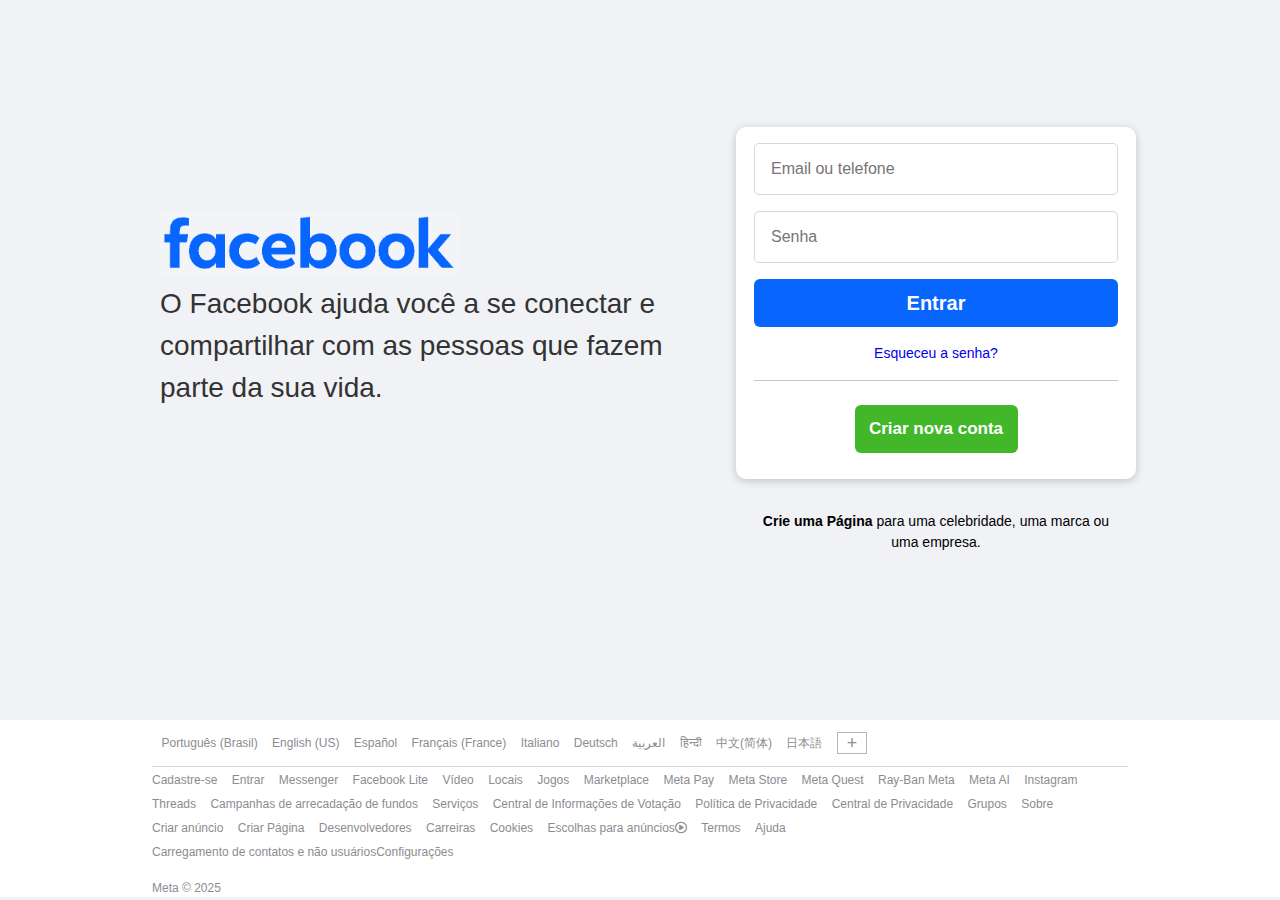
<file: facebook-clone/index.html>
<!DOCTYPE html>
<html lang="pt-br">
<head>
    <meta charset="UTF-8">
    <meta name="viewport" content="width=device-width, initial-scale=1.0">
    <title>Facebook clone</title>
    <link rel="stylesheet" href="https://cdnjs.cloudflare.com/ajax/libs/font-awesome/6.7.2/css/all.min.css" integrity="sha512-Evv84Mr4kqVGRNSgIGL/F/aIDqQb7xQ2vcrdIwxfjThSH8CSR7PBEakCr51Ck+w+/U6swU2Im1vVX0SVk9ABhg==" crossorigin="anonymous" referrerpolicy="no-referrer" />
    <link rel="stylesheet" href="style.css">
</head>
<body>
    <main class="main">
        
        <div class="main-container">
            <div class="container-face">
                <img src="./img/Facebook-Logo-PNG12.png" width="300" alt="Logo facebook">
                <p>O Facebook ajuda você a se conectar e compartilhar com as pessoas que fazem parte da sua vida.</p>
            </div>
    
            <section class="form-section">
                <div class="container-form">
                    <form class="form-form">
                        <input type="text" placeholder="Email ou telefone">
                        <input type="password" placeholder="Senha">
                        <button class="btn-form">Entrar</button>
                    </form>
        
                    <a href="#">Esqueceu a senha?</a>
                    <span class="span-linha"></span>
                    <a href="#" class="btn-newaccount">Criar nova conta</a>
                </div>
                <div class="text-conteinar">
                    <p><a href="#">Crie uma Página</a> para uma celebridade, uma marca ou uma empresa.</p>
                </div>
            </section>
        </div>
    </main>

    <footer class="footer-section">
        <div class="language-footer">
            <ul>
                <li><a href="#">Português (Brasil)</a></li>
                <li><a href="#">English (US)</a></li>
                <li><a href="#">Español</a></li>
                <li><a href="#">Français (France)</a></li>
                <li><a href="#">Italiano</a></li>
                <li><a href="#">Deutsch</a></li>
                <li><a href="#">العربية</a></li>
                <li><a href="#">हिन्दी</a></li>
                <li><a href="#">中文(简体)</a></li>
                <li><a href="#">日本語</a></li>
                <li><a class="plus-btn" href="#">+</a></li>
            </ul>
        </div>

        <div class="class-information">
            <ul>
                <li><a href="#">Cadastre-se</a></li>
                <li><a href="#">Entrar</a></li>
                <li><a href="#">Messenger</a></li>
                <li><a href="#">Facebook Lite</a></li>
                <li><a href="#">Vídeo</a></li>
                <li><a href="#">Locais</a></li>
                <li><a href="#">Jogos</a></li>
                <li><a href="#">Marketplace</a></li>
                <li><a href="#">Meta Pay</a></li>
                <li><a href="#">Meta Store</a></li>
                <li><a href="#">Meta Quest</a></li>
                <li><a href="#">Ray-Ban Meta</a></li>
                <li><a href="#">Meta AI</a></li>
                <li><a href="#">Instagram</a></li>
                <li><a href="#">Threads</a></li>
                <li><a href="#">Campanhas de arrecadação de fundos</a></li>
                <li><a href="#">Serviços</a></li>
                <li><a href="#">Central de Informações de Votação</a></li>
                <li><a href="#">Política de Privacidade</a></li>
                <li><a href="#">Central de Privacidade</a></li>
                <li><a href="#">Grupos</a></li>
                <li><a href="#">Sobre</a></li>
                <li><a href="#">Criar anúncio</a></li>
                <li><a href="#">Criar Página</a></li>
                <li><a href="#">Desenvolvedores</a></li>
                <li><a href="#">Carreiras</a></li>
                <li><a href="#">Cookies</a></li>
                <li><a href="#">Escolhas para anúncios<i class="fa-regular fa-circle-play" aria-label="Escolhas para anúncios"></i></a></li>
                <li><a href="#">Termos</a></li>
                <li><a href="#">Ajuda</a></li>
            </ul>
        </div> 

        <div class="text-final">
            <a href="#">Carregamento de contatos e não usuáriosConfigurações</a>
            <p>Meta © 2025</p>
        </div>

    </footer>
</body>
</html>
</file>
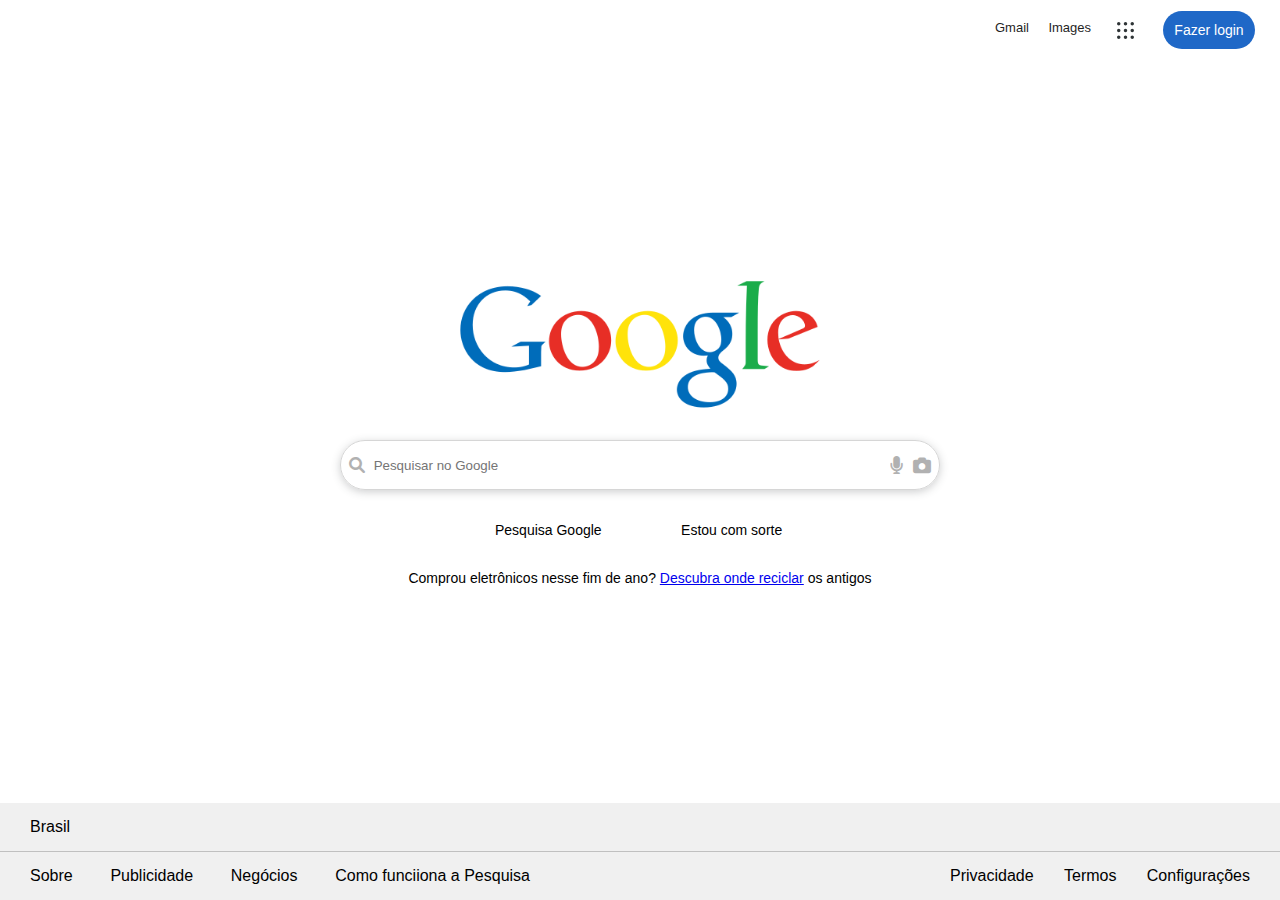
<file: google-clone/index.html>
<!DOCTYPE html>
<html lang="en">
<head>
    <meta charset="UTF-8">
    <meta name="viewport" content="width=device-width, initial-scale=1.0">
    <title>Google clone</title>
    <link href="https://cdnjs.cloudflare.com/ajax/libs/font-awesome/6.0.0-beta3/css/all.min.css" rel="stylesheet">
    <link rel="stylesheet" href="style.css">
</head>
<body>

    <header class="navbar" aria-label="Barra de navegação principal">
        <section class="nav-section">
            <div class="div-section">
                <nav>
                    <a href="#">Gmail</a>
                    <a href="#">Images</a>
                </nav>
        
                <div>
                    <a href="#"><img src="./img/grid-img.svg" alt="icone do menu de grade"></a>
                    <a class="nav-btn">Fazer login</a>
                </div>
            </div>
        </section>
    </header>

    <main class="main" aria-label="conteúdo principal">
        <section class="main-section">
            <img src="./img/google-icon.png" alt="">

            <div class="input-container">
                <!-- Ícone de lupa -->
                <i class="fa fa-search input-icon-left"></i>
                
                <!-- Campo de texto -->
                <input class="input" type="text" placeholder="Pesquisar no Google">
                
                <!-- Ícones no lado direito -->
                <i class="fa fa-microphone input-icon-right"></i>
                <i class="fa fa-camera input-icon-right"></i>
            </div>

            <div class="pesquisa-google">
                <a href="#">Pesquisa Google</a>
                <a href="#">Estou com sorte</a>
            </div>

            <p>Comprou eletrônicos nesse fim de ano? <a href="#">Descubra onde reciclar</a> os antigos</p>
        </section>
    </main>

    <footer class="footer">
        <p>Brasil</p>

        <div class="footer-text-class">
            <div class="sobre">
                <a href="#">Sobre</a>
                <a href="#">Publicidade</a>
                <a href="#">Negócios</a>
                <a href="#">Como funciiona a Pesquisa</a>
            </div>

            <div class="privacidade">
                <a href="#">Privacidade</a>
                <a href="#">Termos</a>
                <a href="#">Configurações</a>
            </div>
        </div>
    </footer>
    
</body>
</html>
</file>
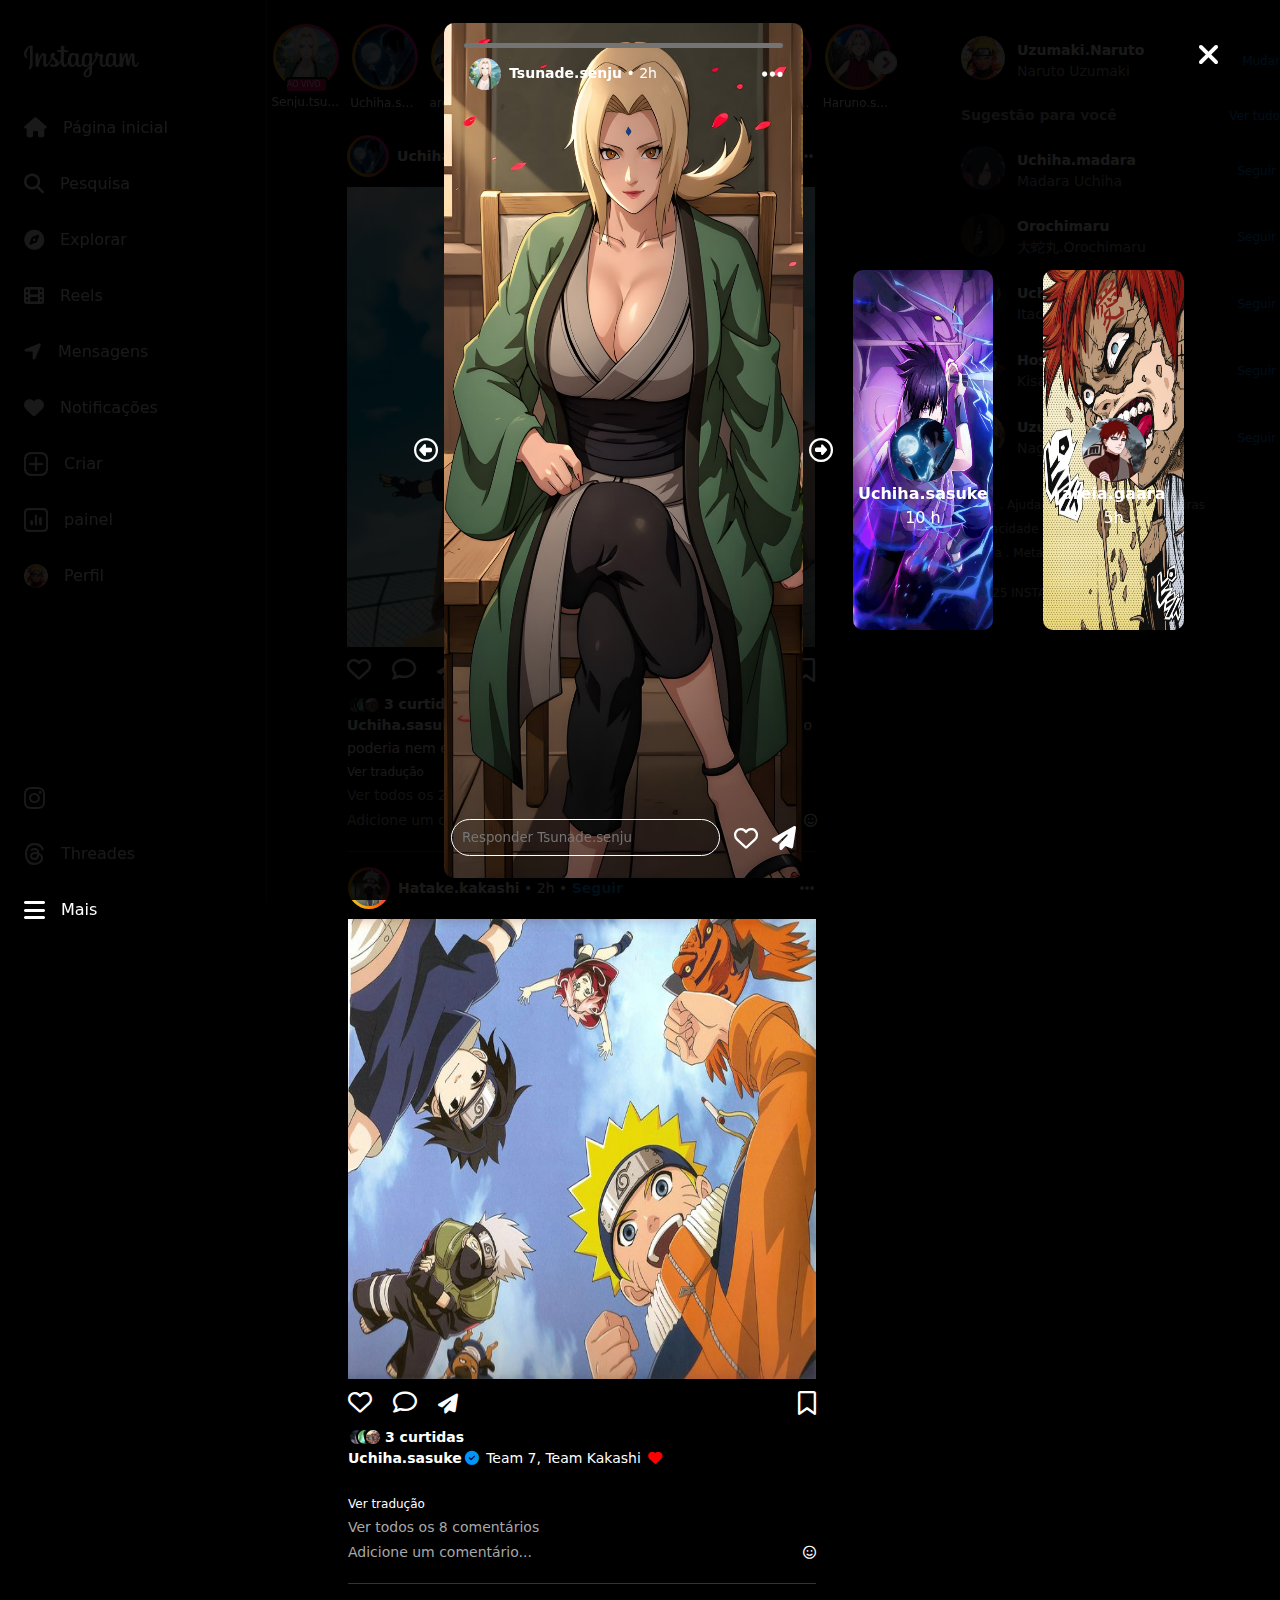
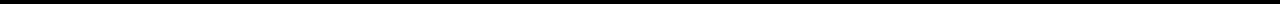
<file: instagram-feed-clone/index.html>
<!DOCTYPE html>
<html lang="pt-br">
  <head>
    <meta charset="UTF-8" />
    <meta name="viewport" content="width=device-width, initial-scale=1.0" />
    <title>Instagram Feed Clone</title>
    <link
      rel="stylesheet"
      href="https://cdnjs.cloudflare.com/ajax/libs/font-awesome/6.7.2/css/all.min.css"
      integrity="sha512-Evv84Mr4kqVGRNSgIGL/F/aIDqQb7xQ2vcrdIwxfjThSH8CSR7PBEakCr51Ck+w+/U6swU2Im1vVX0SVk9ABhg=="
      crossorigin="anonymous"
      referrerpolicy="no-referrer"
    />
    <link rel="stylesheet" href="style.css" />
  </head>
  <body>
    <aside class="nav-aside" aria-label="Menu de navegação">
      <div class="insta-img">
        <img src="./img/instagram-icon.png" alt="" />
      </div>

      <div class="pagina-inicial">
        <a href="#"
          ><i class="fa-solid fa-house"></i>
          <p class="aside-text">Página inicial</p></a
        >
        <a href="#"
          ><i class="fa-solid fa-magnifying-glass"></i>
          <p class="aside-text">Pesquisa</p></a
        >
        <a href="#"
          ><i class="fa-solid fa-compass"></i>
          <p class="aside-text">Explorar</p></a
        >
        <a href="#"
          ><i class="fa-solid fa-film"></i>
          <p class="aside-text">Reels</p></a
        >
        <a href="#"
          ><i class="fa-solid fa-location-arrow"></i>
          <p class="aside-text">Mensagens</p></a
        >
        <a href="#"
          ><i class="fa-solid fa-heart"></i>
          <p class="aside-text">Notificações</p></a
        >
        <a href="#"
          ><img src="./img/7-criar-icon.png" alt="" />
          <p class="aside-text">Criar</p></a
        >
        <a href="#"
          ><img src="./img/8-painel-icon.png" alt="" />
          <p class="aside-text">painel</p></a
        >
        <a href="#"
          ><span class="span-mini"
            ><img class="img-mini" src="./img/naruto-img.jpg" alt=""
          /></span>
          <p class="aside-text">Perfil</p></a
        >
      </div>

      <div class="threades">
        <a href="#"><i class="fa-brands fa-instagram"></i></a>
        <a href="#"
          ><i class="fa-brands fa-threads"></i>
          <p class="aside-text">Threades</p></a
        >
        <a href="#"
          ><i class="fa-solid fa-bars"></i>
          <p class="aside-text">Mais</p></a
        >
      </div>
    </aside>

    <main class="main-container" role="main">
      <nav class="nav-mobile">
        <div class="insta-mobile">
          <img src="./img/instagram-icon.png" alt="" />
        </div>

        <img src="./img/6-curtida-icon.png" alt="" class="img-mobile ajuste" />
        <img src="./img/5-mensagem-icon.png" alt="" class="img-mobile" />
      </nav>

      <section class="feed-section" aria-labelledby="feed-title">
        <div class="section-story">
          <div class="story-class">
            <a class="fundo-avataer" href="#"><img src="./img/Senju.tsunade.jpg" alt="" /></a>
            <p>Senju.tsunade</p>
            <span class="live-story">Ao vivo</span>
          </div>

          <div class="story-class">
            <a class="fundo-avataer" href="#"><img src="./img/uchiha-asuke.jpg" alt="" /></a>
            <p>Uchiha.sasuke</p>
          </div>

          <div class="story-class">
            <a class="fundo-avataer" href="#"><img src="./img/areia.gaara.jpg" alt="" /></a>
            <p>areia.gaara</p>
          </div>

          <div class="story-class">
            <a class="fundo-avataer" href="#"><img src="./img/lee.rock.jpg" alt="" /></a>
            <p>lee.rock</p>
          </div>

          <div class="story-class">
            <a class="fundo-avataer"href="#"><img src="./img/Hatake.kakashi.jpg" alt="" /></a>
            <p>Hatake.kakashi</p>
          </div>

          <div class="story-class">
            <a class="fundo-avataer" href="#"><img src="./img/sannin.Jiraiya1.jpg" alt="" /></a>
            <p>Sannin.Jiraiya</p>
          </div>

          <div class="story-class">
            <a class="fundo-avataer" href="#"><img src="./img/Hyuga.hinata.jpg" alt="" /></a>
            <p>Hyuga.hinata</p>
          </div>

          <div class="story-class">
            <a class="fundo-avataer" href="#"><img src="./img/Haruno.sakura.jpg" alt="" /></a>
            <p>Haruno.sakura</p>
          </div>
          <span class="change-story"
            ><img src="./img/seta-direita.png" alt=""
          /></span>
        </div>

        <div class="feed-scrool">
          <div class="cabecalho">
            <div class="avatar-feed">
              <a href="#"
                ><img class="img-class" src="./img/uchiha-asuke.jpg" alt=""
              /></a>
              <p><b>Uchiha.sasuke</b> • 2h • <span>Seguir</span></p>
            </div>
            <i class="fa-solid fa-ellipsis"></i>
          </div>

          <img class="post-feed" src="./img/sasuke-e-naruto.png" alt="" />

          <div class="interacao-section">
            <div class="curta-comenta-class">
              <a href="#"><i class="fa-regular fa-heart heart-icon"></i></a>
              <a href="#"><i class="fa-regular fa-comment"></i></a>
              <a href="#"><i class="fa-solid fa-paper-plane"></i></a>
            </div>

            <i class="fa-regular fa-bookmark"></i>
          </div>

          <div class="like-section">
            <div class="section-img-mini">
              <div class="like-avatar">
                <img src="./img/Hyuga.hinata.jpg" alt="" />
              </div>
              <div class="like-avatar">
                <img src="./img/lee.rock.jpg" alt="" />
              </div>
              <div class="like-avatar">
                <img src="./img/sannin.Jiraiya1.jpg" alt="" />
              </div>
            </div>

            <span class="like-number" data-likes="3">
              <p>3 curtidas</p>
            </span>
          </div>

          <div class="title-section">
            <p>
              <b>Uchiha.sasuke</b
              ><span><i class="fa-solid fa-circle-check"></i></span>O dia em que
              o Kakashi interviu e que o naruto poderia nem estar aqui mais!
            </p>
          </div>

          <div class="ver-traducao">
            <p>Ver tradução</p>
          </div>

          <div class="ver-comentarios">
            <p>Ver todos os 2 comentários</p>
          </div>

          <div class="adicione-comentario">
            <p>Adicione um comentário...</p>
            <i class="fa-regular fa-face-smile"></i>
          </div>

          <span class="line-bottom"></span>
        </div>

        <div class="feed-scrool">
          <div class="cabecalho">
            <div class="avatar-feed">
              <a href="#"
                ><img class="img-class" src="./img/Hatake.kakashi.jpg" alt=""
              /></a>
              <p><b>Hatake.kakashi</b> • 2h • <span>Seguir</span></p>
            </div>
            <i class="fa-solid fa-ellipsis"></i>
          </div>

          <img class="post-feed" src="./img/Team 7.jpg" alt="" />

          <div class="interacao-section">
            <div class="curta-comenta-class">
              <a href="#"><i class="fa-regular fa-heart heart-icon"></i></a>
              <a href="#"><i class="fa-regular fa-comment"></i></a>
              <a href="#"><i class="fa-solid fa-paper-plane"></i></a>
            </div>

            <i class="fa-regular fa-bookmark"></i>
          </div>

          <div class="like-section">
            <div class="section-img-mini">
              <div class="like-avatar">
                <img src="./img/Hyuga.hinata.jpg" alt="" />
              </div>
              <div class="like-avatar">
                <img src="./img/lee.rock.jpg" alt="" />
              </div>
              <div class="like-avatar">
                <img src="./img/sannin.Jiraiya1.jpg" alt="" />
              </div>
            </div>

            <span class="like-number" data-likes="3">
              <p>3 curtidas</p>
            </span>
          </div>

          <div class="title-section">
            <p>
              <b>Uchiha.sasuke</b
              ><span><i class="fa-solid fa-circle-check"></i> Team 7, Team Kakashi <i class="fa-solid fa-heart" id="narutoLike"></i></span>
            </p>
          </div>

          <div class="ver-traducao">
            <p>Ver tradução</p>
          </div>

          <div class="ver-comentarios">
            <p>Ver todos os 8 comentários</p>
          </div>

          <div class="adicione-comentario">
            <p>Adicione um comentário...</p>
            <i class="fa-regular fa-face-smile"></i>
          </div>

          <span class="line-bottom"></span>
        </div>
      </section>

      <section class="sugestao-section" aria-labelledby="suggestion-title">
        <div class="sugestao-container">
          <div class="perfil-section">
            <div class="foto-perfil-class">
              <a class="foto-perfil" href="#"
                ><img src="./img/naruto-img.jpg" alt=""
              /></a>

              <div class="user-name">
                <p class="user"><b>Uzumaki.Naruto</b></p>
                <p class="name" style="color: #a8a8a8">Naruto Uzumaki</p>
              </div>
            </div>
            <a href="#">Mudar</a>
          </div>

          <div class="text-sugestion">
            <p>Sugestão para você</p>
            <a href="#">Ver tudo</a>
          </div>

          <div class="perfil-sugestion">
            <div class="perfil-section">
              <div class="foto-perfil-class">
                <a class="foto-perfil" href="#"
                  ><img src="./img/Uchiha.madara.jpg" alt=""
                /></a>
                <div class="user-name">
                  <p class="user"><b>Uchiha.madara</b></p>
                  <p class="name" style="color: #a8a8a8">Madara Uchiha</p>
                </div>
              </div>
              <a href="#">Seguir</a>
            </div>

            <div class="perfil-section">
              <div class="foto-perfil-class">
                <a class="foto-perfil" href="#"
                  ><img src="./img/Orochimaru.jpg" alt=""
                /></a>
                <div class="user-name">
                  <p class="user"><b>Orochimaru</b></p>
                  <p class="name" style="color: #a8a8a8">大蛇丸.Orochimaru</p>
                </div>
              </div>
              <a href="#">Seguir</a>
            </div>

            <div class="perfil-section">
              <div class="foto-perfil-class">
                <a class="foto-perfil" href="#"
                  ><img src="./img/Uchiha.itachi.jpg" alt=""
                /></a>
                <div class="user-name">
                  <p class="user"><b>Uchiha.itachi</b></p>
                  <p class="name" style="color: #a8a8a8">Itachi Uchiha</p>
                </div>
              </div>
              <a href="#">Seguir</a>
            </div>

            <div class="perfil-section">
              <div class="foto-perfil-class">
                <a class="foto-perfil" href="#"
                  ><img src="./img/Hoshigaki.kisame.jpg" alt=""
                /></a>
                <div class="user-name">
                  <p class="user"><b>Hoshigaki.kisame</b></p>
                  <p class="name" style="color: #a8a8a8">Kisame Hoshigaki</p>
                </div>
              </div>
              <a href="#">Seguir</a>
            </div>

            <div class="perfil-section">
              <div class="foto-perfil-class">
                <a class="foto-perfil" href="#"
                  ><img src="./img/Uzumaki.nagato.jpg" alt=""
                /></a>
                <div class="user-name">
                  <p class="user"><b>Uzumaki.nagato</b></p>
                  <p class="name" style="color: #a8a8a8">Nagato Uzumaki</p>
                </div>
              </div>
              <a href="#">Seguir</a>
            </div>
          </div>
        </div>

        <footer class="footer-class">
          <ul>
            <li>
              <a href="#">Sobre . </a>
              <a href="#">Ajuda . </a>
              <a href="#">Imprensa . </a>
              <a href="#">API . </a>
              <a href="#">Carreiras . </a>
              <a href="#">Privacidade . </a>
              <a href="#">Termos . </a>
              <a href="#">Localizações . </a>
              <a href="#">Idioma . </a>
              <a href="#">Meta Verified </a>
            </li>
          </ul>

          <p class="meta-text">© 2025 Instagram from Meta</p>
        </footer>
      </section>
    </main>

    <section class="section-comment hidden" id="sectionComment">
      <div class="container-comment">
          <div class="picture-height">
            <img src="./img/sasuke-e-naruto.png" alt="">
          </div>

          <div class="picture-comment">
              <div class="cabecalho">
                  <div class="avatar-feed">
                    <a href="#"
                      ><img class="img-class" src="./img/uchiha-asuke.jpg" alt=""
                    /></a>
                    <p><b>Uchiha.sasuke</b> • 2h • <span>Seguir</span></p>
                  </div>
                  <i class="fa-solid fa-ellipsis"></i>
              </div>

              <div class="titulo-comments">
                  <div class="cabecalho">
                      <div class="avatar-feed">
                        <a href="#"><img class="img-class" src="./img/uchiha-asuke.jpg" alt=""/></a>
                        <p><b>Uchiha.sasuke</b> O dia em que o Kakashi interviu e que o naruto poderia nem estar aqui mais!</p>
                      </div>
                  </div>
                  <div class="text-comments">
                      <p>58 min</p>
                      <p>Ver tradução</p>
                  </div>
              </div>

              <div class="add-comments">
                  <div class="cabecalho">
                      <div class="avatar-feed">
                        <a href="#"
                          ><img class="img-class" src="./img/naruto-img.jpg" alt=""
                        /></a>
                        <p><b>Uzumaki.Naruto</b> Cala a boca Sasuke</p>
                      </div>
                      <i class="fa-regular fa-heart" id="narutoLike"></i>
                  </div>

                  <div class="text-comments">
                      <p>58 min</p>
                      <p id="textoCurtir">53 curtidas</p>
                      <p>Responder</p>
                      <p>ver tradução</p>
                  </div>
              </div>

              <div class="add-comments">
                  <div class="cabecalho">
                      <div class="avatar-feed">
                        <a href="#"
                          ><img class="img-class" src="./img/Hatake.kakashi.jpg" alt=""
                        /></a>
                        <p><b>Hatake.kakashi</b> Sasuke você sabe qual é o nome do anime?</p>
                      </div>
                      <i class="fa-regular fa-heart" id="kakashiLike"></i>
                  </div>

                  <div class="text-comments">
                      <p>58 min</p>
                      <p id="textoCurtirKakashi">47 curtidas</p>
                      <p>Responder</p>
                      <p>ver tradução</p>
                  </div>
              </div>

              <div class="bottom-comments">
                <div class="icons">
                  <i class="fa-regular fa-heart></i>
                  <i class="fa-regular fa-comment"></i>
                  <i class="fa-regular fa-paper-plane"></i>
                </div>

                <div class="salvar">
                  <i class="fa-regular fa-bookmark"></i>
                </div>
                <p class="text-bottom">há 58 minutos</p>

                <span></span>

                <div class="add-comentario">
                  <i class="fa-regular fa-face-smile"><p>Adicione um comentário</p></i>
                  <a href="#">Postar</a>
                </div>
              </div>
          </div>
      </div>
      <i class="fa-solid fa-xmark" id="fa-xmark"></i>
    </section>

  <section class="story-modal" id="storyModal">
    <i class="fa-solid fa-xmark" id="fa-xmarkModal"></i>
    <div class="story-content">
      <div class="story-hidden" id="story-hidden">

        <div class="story-slider active">
          <img class="story-sliderIMG" src="./img/story/Tsunade senju.jpg" alt="">
          <i class="fa-regular fa-circle-left" id="fa-circle-left"></i>
          <i class="fa-regular fa-circle-right" id="fa-circle-right"></i>
          <div class="progress-container">
            <div class="progress-bar">
              <div class="progress"></div>
              <div class="cabecalho">
                <div class="avatar-feed">
                  <a href="#"
                    ><img class="img-class" src="./img/Senju.tsunade.jpg" alt=""
                  /></a>
                  <p><b>Tsunade.senju</b> • 2h</p>
                </div>
                <i class="fa-solid fa-ellipsis"></i>
              </div>
          </div>

          </div>
            <div class="story-avatar hidden">
              <img src="./img/Senju.tsunade.jpg" alt="">
              <p class="story-textBold">Tsunade.senju</p>
              <p>10 h</p>
            </div>

            <div class="inputBotton">
              <input type="text" placeholder="Responder Tsunade.senju">
              <i class="fa-regular fa-heart heart-icon"></i>
              <i class="fa-solid fa-paper-plane"></i>
            </div>
        </div>

        <div class="story-slider">
          <img class="story-sliderIMG" src="./img/story/Sasuke Uchiha - HVBV.jpg" alt="">
          <div class="progress-container hidden">
            <div class="progress-bar">
              <div class="progress"></div>
              <div class="cabecalho">
                <div class="avatar-feed">
                  <a href="#"
                    ><img class="img-class" src="./img/uchiha-asuke.jpg" alt=""
                  /></a>
                  <p><b>Uchiha.sasuke</b> • 2h</p>
                </div>
                <i class="fa-solid fa-ellipsis"></i>
              </div>
          </div>

          </div>
            <div class="story-avatar">
              <img src="./img/uchiha-asuke.jpg" alt="">
              <p class="story-textBold">Uchiha.sasuke</p>
              <p>10 h</p>
            </div>

            <div class="inputBotton hidden">
              <input type="text" placeholder="Responder Uchiha.sasuke">
              <i class="fa-regular fa-heart heart-icon"></i>
              <i class="fa-solid fa-paper-plane"></i>
            </div>
        </div>

        <div class="story-slider">
          <img class="story-sliderIMG" src="./img/story/gaara.jpg" alt="">
          <div class="progress-container hidden">
            <div class="progress-bar">
              <div class="progress"></div>
              <div class="cabecalho">
                <div class="avatar-feed">
                  <a href="#"
                    ><img class="img-class" src="./img/areia.gaara.jpg" alt=""
                  /></a>
                  <p><b>areia.gaara</b> • 5h</p>
                </div>
                <i class="fa-solid fa-ellipsis"></i>
              </div>
          </div>

          </div>
            <div class="story-avatar">
              <img src="./img/areia.gaara.jpg" alt="">
              <p class="story-textBold">areia.gaara</p>
              <p>5h</p>
            </div>

            <div class="inputBotton hidden">
              <input type="text" placeholder="Responder areia.gaara">
              <i class="fa-regular fa-heart heart-icon"></i>
              <i class="fa-solid fa-paper-plane"></i>
            </div>
        </div>

        <div class="story-slider">
          <img class="story-sliderIMG" src="./img/story/Rock lee.jpg" alt="">
          <div class="progress-container hidden">
            <div class="progress-bar">
              <div class="progress"></div>
              <div class="cabecalho">
                <div class="avatar-feed">
                  <a href="#"
                    ><img class="img-class" src="./img/lee.rock.jpg" alt=""
                  /></a>
                  <p><b>lee.rock</b> • 7h</p>
                </div>
                <i class="fa-solid fa-ellipsis"></i>
              </div>
          </div>

          </div>
            <div class="story-avatar">
              <img src="./img/lee.rock.jpg" alt="">
              <p class="story-textBold">lee.rock</p>
              <p>7h</p>
            </div>

            <div class="inputBotton hidden">
              <input type="text" placeholder="Responder lee.rock">
              <i class="fa-regular fa-heart heart-icon"></i>
              <i class="fa-solid fa-paper-plane"></i>
            </div>
        </div>

        <div class="story-slider">
          <img class="story-sliderIMG" src="./img/story/kakashi.jpg" alt="">
          <div class="progress-container hidden">
            <div class="progress-bar">
              <div class="progress"></div>
              <div class="cabecalho">
                <div class="avatar-feed">
                  <a href="#"
                    ><img class="img-class" src="./img/Hatake.kakashi.jpg" alt=""
                  /></a>
                  <p><b>Hatake.kakashi</b> • 9h</p>
                </div>
                <i class="fa-solid fa-ellipsis"></i>
              </div>
          </div>

          </div>
            <div class="story-avatar">
              <img src="./img/Hatake.kakashi.jpg" alt="">
              <p class="story-textBold">Hatake.kakashi</p>
              <p>9h</p>
            </div>

            <div class="inputBotton hidden">
              <input type="text" placeholder="Responder Hatake.kakashi">
              <i class="fa-regular fa-heart heart-icon"></i>
              <i class="fa-solid fa-paper-plane"></i>
            </div>
        </div>

        <div class="story-slider">
          <img class="story-sliderIMG" src="./img/story/Jiraiya.jpg" alt="">
          <div class="progress-container hidden">
            <div class="progress-bar">
              <div class="progress"></div>
              <div class="cabecalho">
                <div class="avatar-feed">
                  <a href="#"
                    ><img class="img-class" src="./img/sannin.Jiraiya1.jpg" alt=""
                  /></a>
                  <p><b>Sannin.Jiraiya</b> • 10h</p>
                </div>
                <i class="fa-solid fa-ellipsis"></i>
              </div>
          </div>

          </div>
            <div class="story-avatar">
              <img src="./img/sannin.Jiraiya1.jpg" alt="">
              <p class="story-textBold">Sannin.Jiraiya</p>
              <p>10h</p>
            </div>

            <div class="inputBotton hidden">
              <input type="text" placeholder="Responder Sannin.Jiraiya">
              <i class="fa-regular fa-heart heart-icon"></i>
              <i class="fa-solid fa-paper-plane"></i>
            </div>
        </div>

        <div class="story-slider">
          <img class="story-sliderIMG" src="./img/story/Hinata.jpg" alt="">
          <div class="progress-container hidden">
            <div class="progress-bar">
              <div class="progress"></div>
              <div class="cabecalho">
                <div class="avatar-feed">
                  <a href="#"
                    ><img class="img-class" src="./img/Hyuga.hinata.jpg" alt=""
                  /></a>
                  <p><b>Hyuga.hinata</b> • 11h</p>
                </div>
                <i class="fa-solid fa-ellipsis"></i>
              </div>
          </div>

          </div>
            <div class="story-avatar">
              <img src="./img/Hyuga.hinata.jpg" alt="">
              <p class="story-textBold">Hyuga.hinata</p>
              <p>11h</p>
            </div>

            <div class="inputBotton hidden">
              <input type="text" placeholder="Responder Hyuga.hinata">
              <i class="fa-regular fa-heart heart-icon"></i>
              <i class="fa-solid fa-paper-plane"></i>
            </div>
        </div>

        <div class="story-slider">
          <img class="story-sliderIMG" src="./img/story/sakura.jpg" alt="">
          <div class="progress-container hidden">
            <div class="progress-bar">
              <div class="progress"></div>
              <div class="cabecalho">
                <div class="avatar-feed">
                  <a href="#"
                    ><img class="img-class" src="./img/Haruno.sakura.jpg" alt=""
                  /></a>
                  <p><b>Haruno.sakura</b> • 12h</p>
                </div>
                <i class="fa-solid fa-ellipsis"></i>
              </div>
          </div>

          </div>
            <div class="story-avatar">
              <img src="./img/Haruno.sakura.jpg" alt="">
              <p class="story-textBold">Haruno.sakura</p>
              <p>12h</p>
            </div>

            <div class="inputBotton hidden">
              <input type="text" placeholder="Responder Haruno.sakura">
              <i class="fa-regular fa-heart heart-icon"></i>
              <i class="fa-solid fa-paper-plane"></i>
            </div>
        </div>

      </div>
    </div>
  </section>

    <script src="./script.js"></script>
  </body>
</html>
</file>
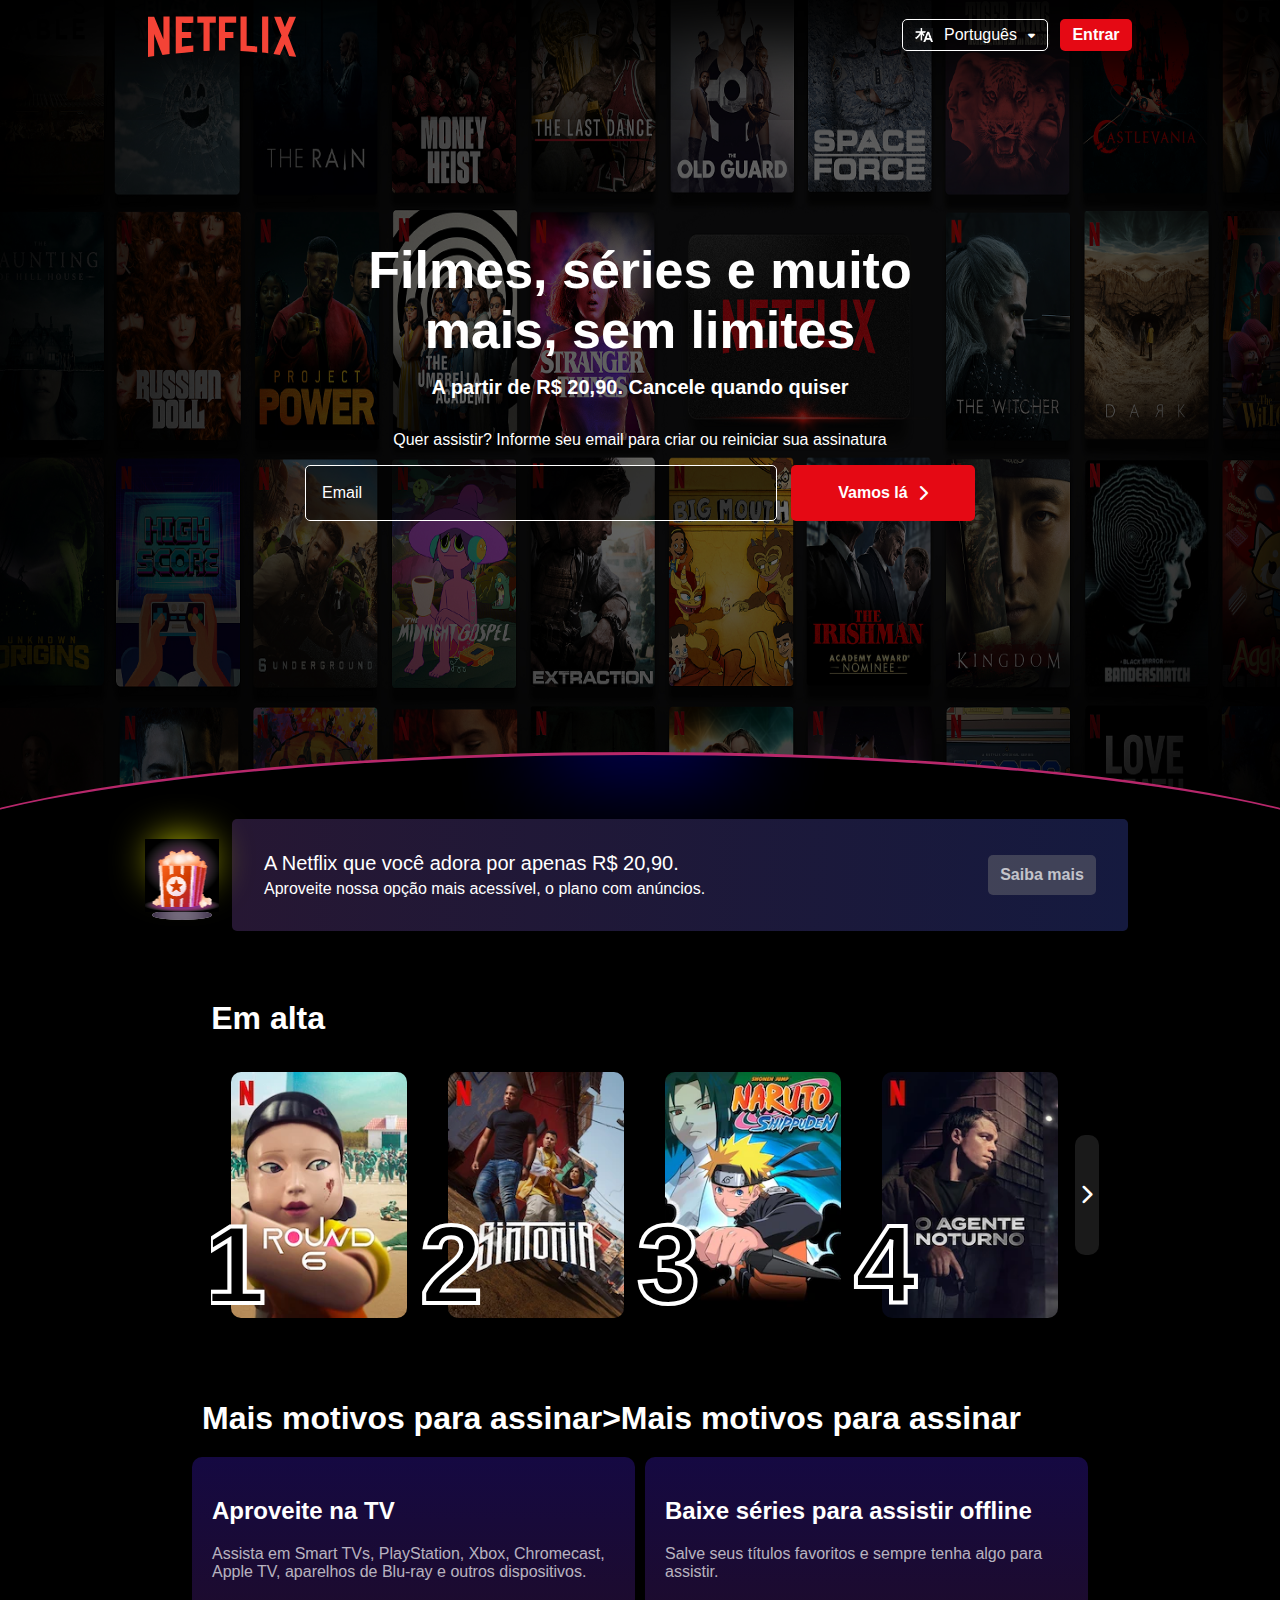
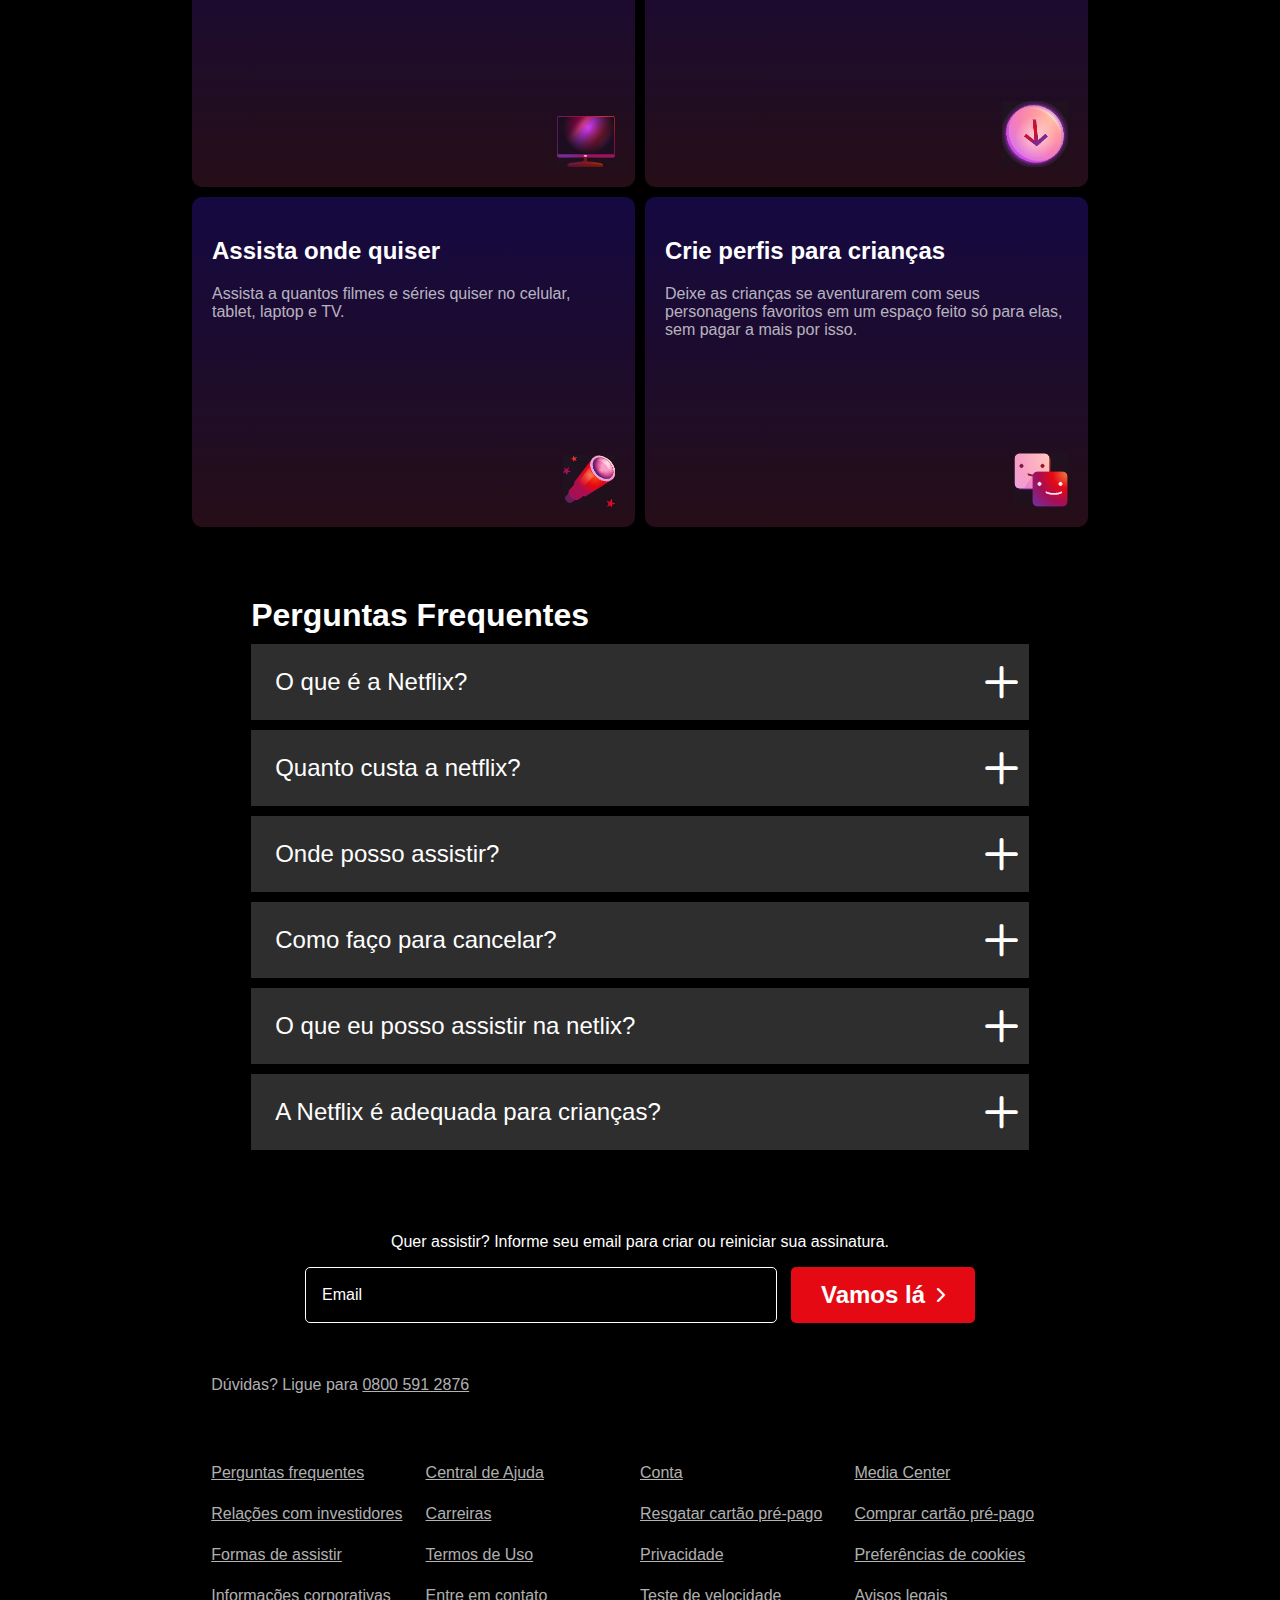
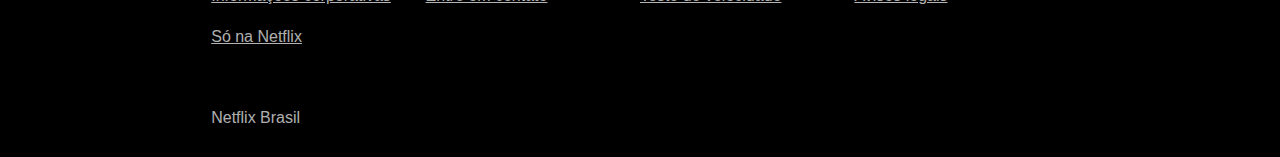
<file: netflix-clone/index.html>
<!DOCTYPE html>
<html lang="en">
<head>
    <meta charset="UTF-8">
    <meta name="viewport" content="width=device-width, initial-scale=1.0">
    <title>Netflix Clone</title>
    <link rel="stylesheet" href="style.css">
    <link rel="stylesheet" href="https://cdnjs.cloudflare.com/ajax/libs/font-awesome/6.7.2/css/all.min.css" integrity="sha512-Evv84Mr4kqVGRNSgIGL/F/aIDqQb7xQ2vcrdIwxfjThSH8CSR7PBEakCr51Ck+w+/U6swU2Im1vVX0SVk9ABhg==" crossorigin="anonymous" referrerpolicy="no-referrer" />
</head>
<body>
    <header class="header-section">
        <nav class="nav-section">
            <img src="./img/netflix-icon.svg" alt="netflix-logo">

            <div class="nav-login">
                <div class="dropdown">
                    <button id="dropdown-button">
                        <img src="./img/lenguege-img.png" alt="">
                        <p class="dropdown-text" data-translate="buttonText">Português</p> 
                        <i class="fa-solid fa-sort-down"></i>
                    </button>
            
                    <div class="dropdown-content hidden" id="dropdown-content">
                        <a href="#" data-language="pt">Português</a>
                        <a href="#" data-language="en">English</a>
                    </div>
                </div>
            
                <div class="entrar-login">
                    <p id="englishEnter" data-translate="enterText">Entrar</p>
                </div>    
            </div>
            
        </nav>
    </header>

    <main class="main-content">
            <div class="first-page">   
                <div class="image-container">
                    <img src="./img/background-netflix.png" alt="">
                </div>
    
                <section class="main-section">
                    <h1 class="zindex" data-translate="mainSectionH1">Filmes, séries e muito mais, sem limites</h1>
                    <h2 class="zindex" data-translate="mainSectionH2">A partir de R$ 20,90. Cancele quando quiser</h2>
                    <p class="zindex" data-translate="mainSectionP">Quer assistir? Informe seu email para criar ou reiniciar sua assinatura</p>
                    <form action="processar_email" class="zindex">
                        <input type="email" name="email" placeholder="Email" required>  
                        <button type="submit"><p data-translate="mainSectionBtn">Vamos lá</p> <i class="fa-solid fa-chevron-right"></i></button>
                    </form>
                </section>
            </div>
    
            <div class="outer-container">
                <div class="border-gradiente"></div>
                <div class="parabola-container"></div>
    
                <section class="section-anuncio">
                    <div class="container-anuncio">
                        <div class="pipoca-container">
                            <img src="./img/pipoca-img.png" alt="bande-de-pipoca">
                            <span class="sombra-top"></span>
                            <span class="sombra-bot"></span>
                        </div>
                        <div class="assinatura-container">
                            <span>
                                <p class="text-anuncio" data-translate="netflixText">A Netflix que você adora por apenas R$ 20,90.</p>
                                <p data-translate="affordablePlanText">Aproveite nossa opção mais acessível, o plano com anúncios.</p>
                            </span>
                            <a href="#" data-translate="learnMoreText">Saiba mais</a>
                        </div>
                    </div>
                </section>
            </div>

            <section class="lading-page">
                <section class="emalta-container">
                    <button class="scroll-btn-left hidden" id="scroll-btn-left" onclick="scrollCarrossel(-300)">
                        <i class="fa-solid fa-chevron-left"></i>
                    </button>
                    <h2 data-translate="trendingText">Em alta</h2>                
                    <div class="emalta-div" id="emalta-div">
                        <div class="catalogo-contaner">
                            <img src="./img/round6-.webp" alt="" class="catalogo-background">
                            <p class="catalogo-text">1</p>
                        </div>
                
                        <div class="catalogo-contaner">
                            <img src="./img/sintonia.webp" alt="" class="catalogo-background">
                            <p class="catalogo-text">2</p>
                        </div>
                
                        <div class="catalogo-contaner">
                            <img src="./img/naruto.webp" alt="" class="catalogo-background">
                            <p class="catalogo-text">3</p>
                        </div>
                
                        <div class="catalogo-contaner">
                            <img src="./img/o-agente-noturno.webp" alt="" class="catalogo-background">
                            <p class="catalogo-text">4</p>
                        </div>
                
                        <div class="catalogo-contaner">
                            <img src="./img/prision-break.webp" alt="" class="catalogo-background">
                            <p class="catalogo-text">5</p>
                        </div>
                
                        <div class="catalogo-contaner">
                            <img src="./img/com-carinho-kitty.webp" alt="" class="catalogo-background">
                            <p class="catalogo-text">6</p>
                        </div>
                
                        <div class="catalogo-contaner">
                            <img src="./img/ilhados-com-sogra.webp" alt="" class="catalogo-background">
                            <p class="catalogo-text">7</p>
                        </div>
                
                        <div class="catalogo-contaner">
                            <img src="./img/royal-rumble.webp" alt="" class="catalogo-background">
                            <p class="catalogo-text">8</p>
                        </div>
                
                        <div class="catalogo-contaner">
                            <img src="./img/de-volta-a-acao.webp" alt="" class="catalogo-background">
                            <p class="catalogo-text">9</p>
                        </div>
                
                        <div class="catalogo-contaner">
                            <img src="./img/debaixo-pier.webp" alt="" class="catalogo-background">
                            <p class="catalogo-text">10</p>
                        </div>
                    </div>
                
                    <button class="scroll-btn-rigth" onclick="scrollCarrossel(300)">
                        <i class="fa-solid fa-chevron-right"></i>
                    </button>
                </section>
                
                <section class="motivos-assinar-section">
                    <div class="motivos-container">
                        <h2 data-translate="moreReasonsText">Mais motivos para assinar>Mais motivos para assinar</h2>
                        <div class="motivo-container">
                            <div class="container-assinatura">
                                <h3 data-translate="enjoyOnTVText">Aproveite na TV</h3>
                                <p data-translate="watchOnDevicesText">Assista em Smart TVs, PlayStation, Xbox, Chromecast, Apple TV, aparelhos de Blu-ray e outros dispositivos.</p>
                                <img src="./img/TV.png" alt="">
                            </div>
                
                            <div class="container-assinatura">
                                <h3 data-translate="downloadForOfflineText">Baixe séries para assistir offline</h3>
                                <p data-translate="saveTitlesText">Salve seus títulos favoritos e sempre tenha algo para assistir.</p>
                                <img src="./img/ARROW-DOWN.png" alt="">
                            </div>
                
                            <div class="container-assinatura">
                                <h3 data-translate="watchAnywhereText">Assista onde quiser</h3>
                                <p data-translate="watchOnDevicesText">Assista a quantos filmes e séries quiser no celular, tablet, laptop e TV.</p>
                                <img src="./img/LUNETA.png" alt="">
                            </div>
                
                            <div class="container-assinatura">
                                <h3 data-translate="createProfilesForKidsText">Crie perfis para crianças</h3>
                                <p data-translate="kidsContentText">Deixe as crianças se aventurarem com seus personagens favoritos em um espaço feito só para elas, sem pagar a mais por isso.</p>
                                <img src="./img/EMOJI.png" alt="">
                            </div>
                        </div>
                    </div>
                </section>

                <section class="perguntas-frequentes">
                    <h3 data-translate="frequentQuestionsText">Perguntas Frequentes</h3>
                    <details>
                        
                        <summary data-translate="whatIsNetflixText">O que é a Netflix?<i class="fa-solid fa-plus"></i></summary>
                        <p data-translate="netflixDescriptionText">A Netflix é um serviço de streaming que oferece uma ampla variedade de séries, filmes e documentários premiados em milhares de aparelhos conectados à internet. Você pode assistir a quantos filmes e séries quiser, quando e onde quiser – tudo por um preço mensal acessível. Aqui você sempre encontra novidades. A cada semana, adicionamos novas séries e filmes.</p>
                      </details>

                      <details>
                        <summary data-translate="howMuchIsNetflixText">Quanto custa a netflix?<i class="fa-solid fa-plus"></i></summary>
                        <p data-translate="netflixPriceText">Assista à Netflix no seu celular, tablet, Smart TV, notebook ou aparelho de streaming por uma taxa mensal única. Os planos variam de R$ 20,90 a R$ 59,90 por mês. Sem contrato nem taxas extras.</p>
                      </details>

                      <details>
                        <summary data-translate="whereToWatchText">Onde posso assistir?<i class="fa-solid fa-plus"></i></summary>
                        <p data-translate="watchAnywhereText">Assista onde quiser, quando quiser. Acesse sua conta Netflix em netflix.com para assistir no computador ou em qualquer aparelho conectado à internet compatível com o aplicativo Netflix, como Smart TVs, smartphones, tablets, aparelhos de streaming e videogames.   Você também pode baixar suas séries favoritas com o aplicativo Netflix para iOS ou Android. Use os downloads para levar a Netflix para onde quiser sem precisar de conexão com a internet. Leve a Netflix com você para qualquer lugar.</p>
                      </details>

                      <details>
                        <summary data-translate="howToCancelText">Como faço para cancelar?<i class="fa-solid fa-plus"></i></summary>
                        <p data-translate="cancelText">A Netflix é flexível. Não há contratos nem compromissos. Você pode cancelar a sua conta na internet com apenas dois cliques. Não há taxa de cancelamento – você pode começar ou encerrar a sua assinatura a qualquer momento.</p>
                      </details>

                      <details>
                        <summary data-translate="whatCanIWatchText">O que eu posso assistir na netlix?<i class="fa-solid fa-plus"></i></summary>
                        <p data-translate="netflixContentText">A Netflix tem um grande catálogo de filmes, documentários, séries, originais Netflix premiados e muito mais. Assista o quanto quiser, quando quiser.</p>
                      </details>

                      <details>
                        <summary data-translate="isNetflixGoodForKidsText">A Netflix é adequada para crianças?<i class="fa-solid fa-plus"></i></summary>
                        <p data-translate="kidsExperienceText">A experiência infantil da Netflix faz parte da sua assinatura para que as crianças se divirtam em seu próprio espaço com séries e filmes familiares sob a supervisão dos responsáveis.

                            O recurso de controle parental, incluso nos perfis para crianças e protegido por PIN, permite restringir a classificação etária do conteúdo que as crianças podem ver e bloquear títulos específicos que você não quer que elas assistam.</p>
                      </details>

                </section>

                <section class="quer-assistir">
                        <p data-translate="wantToWatchText">Quer assistir? Informe seu email para criar ou reiniciar sua assinatura.</p>
                        <form action="processar_email">
                            <input type="email" name="email" placeholder="Email" class="inputBotton" required>  
                            <button type="submit"><p data-translate="letsGoText">Vamos lá</p> <i class="fa-solid fa-chevron-right"></i></button>
                        </form>
                </section>
            </section>
    </main>

    <footer>
        <section class="footer-section">
            <p data-translate="contactUsText">Dúvidas? Ligue para <a href="#">0800 591 2876</a></p>
            <div class="info-container">
                <ul>
                    <li data-translate="faqText">Perguntas frequentes</li>
                    <li data-translate="helpCenterText">Central de Ajuda</li>
                    <li data-translate="accountText">Conta</li>
                    <li data-translate="mediaCenterText">Media Center</li>
                    <li data-translate="investorRelationsText">Relações com investidores</li>
                    <li data-translate="careersText">Carreiras</li>
                    <li data-translate="redeemPrepaidCardText">Resgatar cartão pré-pago</li>
                    <li data-translate="buyPrepaidCardText">Comprar cartão pré-pago</li>
                    <li data-translate="waysToWatchText">Formas de assistir</li>
                    <li data-translate="termsOfUseText">Termos de Uso</li>
                    <li data-translate="privacyText">Privacidade</li>
                    <li data-translate="cookiePreferencesText">Preferências de cookies</li>
                    <li data-translate="corporateInfoText">Informações corporativas</li>
                    <li data-translate="contactUsText">Entre em contato</li>
                    <li data-translate="speedTestText">Teste de velocidade</li>
                    <li data-translate="legalNoticesText">Avisos legais</li>
                    <li data-translate="onlyOnNetflixText">Só na Netflix</li>
                </ul>
            </div>

            <p data-translate="netflixBrazilText">Netflix Brasil</p>
        </section>
    </footer>
    
    <script src="script.js"></script>
</body>
</html>
</file>
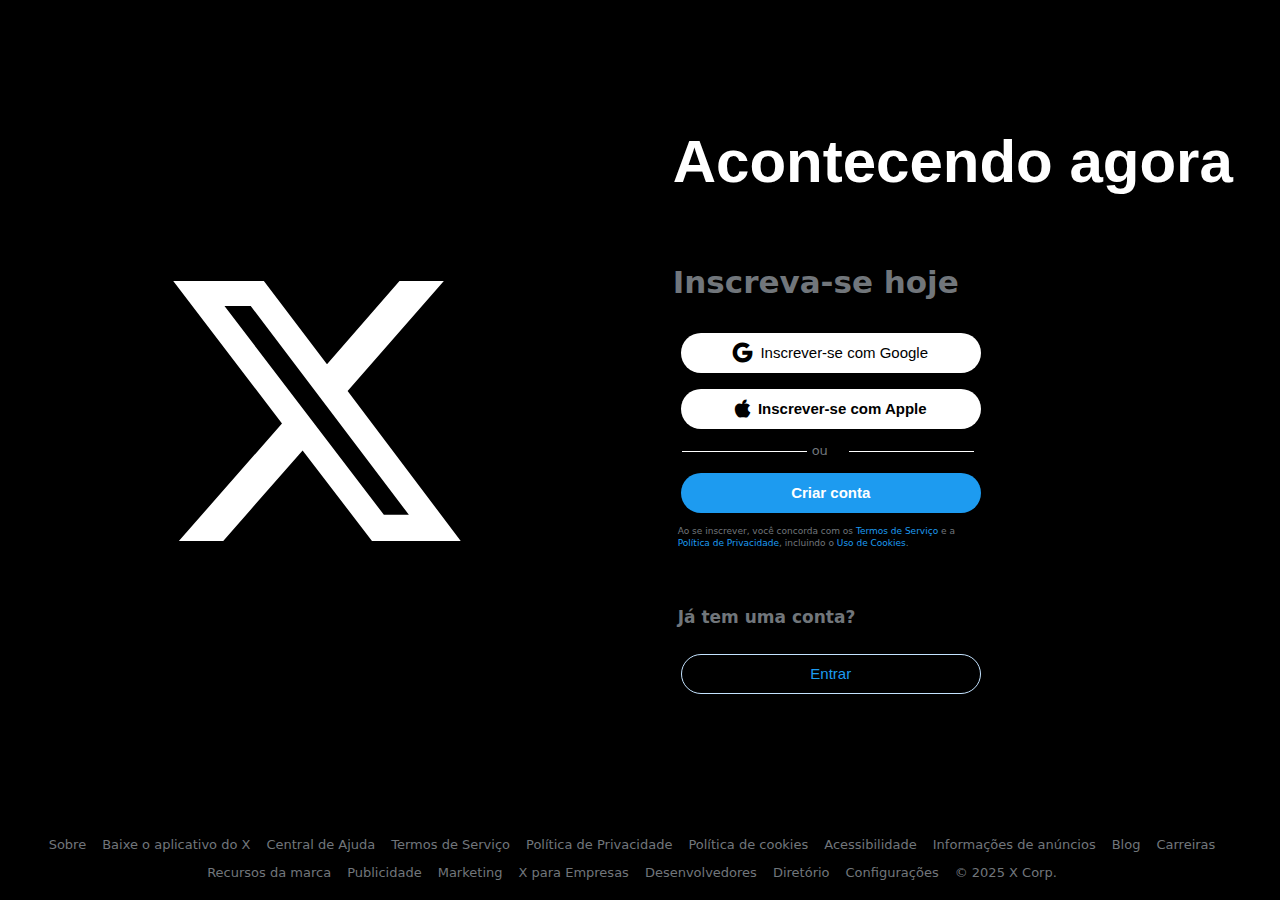
<file: twitter-clone/index.html>
<!DOCTYPE html>
<html lang="en">
<head>
    <meta charset="UTF-8">
    <meta name="viewport" content="width=device-width, initial-scale=1.0">
    <title>twitter clone</title>
    <link rel="stylesheet" href="https://cdnjs.cloudflare.com/ajax/libs/font-awesome/6.7.2/css/all.min.css" integrity="sha512-Evv84Mr4kqVGRNSgIGL/F/aIDqQb7xQ2vcrdIwxfjThSH8CSR7PBEakCr51Ck+w+/U6swU2Im1vVX0SVk9ABhg==" crossorigin="anonymous" referrerpolicy="no-referrer" />
    <link rel="stylesheet" href="style.css">
</head>
<body>
    
    <main class="main-container">
            <header class="header-container">
                    <i class="fa-brands fa-x-twitter"></i>
            </header>

            <section class="login-section">
                <h1>Acontecendo agora</h1>
    
                <div class="inscreva-se">
                    <p class="text-inscreva">Inscreva-se hoje</p>
                    <a href="#" class="btn-inscreva"><i class="fa-brands fa-google btn-google"></i>Inscrever-se com Google</a>
                    <a href="#" class="highlisht btn-inscreva"><i class="fa-brands fa-apple"></i>Inscrever-se com Apple</a>
                    <div class="linha-centralizada">
                        <span></span>
                        <p>ou</p>
                        <span></span>
                    </div>
                    
                    <a href="#" class="criar-conta btn-inscreva">Criar conta</a>
                    <p class="text-login">Ao se inscrever, você concorda com os <a href="">Termos de Serviço</a> e a <a href="#">Política de Privacidade</a>, incluindo o  <a href="#">Uso de Cookies</a>.</p>
                </div>
    

                    <p class="text-conta">Já tem uma conta?</p>
                    <a href="#" class="entrar-conta">Entrar</a>

            </section>
        </main>

        <footer class="footer-section">
            <ul>
                <li><a href="#">Sobre</a></li>
                <li><a href="#">Baixe o aplicativo do X</a></li>
                <li><a href="#">Central de Ajuda</a></li>
                <li><a href="#">Termos de Serviço</a></li>
                <li><a href="#">Política de Privacidade</a></li>
                <li><a href="#">Política de cookies</a></li>
                <li><a href="#">Acessibilidade</a></li>
                <li><a href="#">Informações de anúncios</a></li>
                <li><a href="#">Blog</a></li>
                <li><a href="#">Carreiras</a></li>
                <li><a href="#">Recursos da marca</a></li>
                <li><a href="#">Publicidade</a></li>
                <li><a href="#">Marketing</a></li>
                <li><a href="#">X para Empresas</a></li>
                <li><a href="#">Desenvolvedores</a></li>
                <li><a href="#">Diretório</a></li>
                <li><a href="#">Configurações</a></li>
                <p>© 2025 X Corp.</p>
            </ul>
        </footer>

</body>
</html>
</file>
<file: facebook-clone/style.css>
* {
    margin: 0;
    padding: 0;
    box-sizing: border-box;
}

html {
    font-size: 16px;
    height: 100%;
}

body {
    font-family: Helvetica, Arial, sans-serif;
    background-color: #f0f2f5;
    color: #333;
    line-height: 1.5;
    max-height: 100vh;
    display: flex;
    flex-direction: column;
}

.main {
    flex-grow: 1;
    width: 100%;
    min-height: 45rem;
    display: flex;
    align-items: center;
    justify-content: center;
    padding: 72px 0 112px;
}

.main-container {
    margin: 0 auto;
    display: flex;
    width: 100%;
    height: 100%;
    justify-content: center;
    flex-wrap: wrap;
}

.container-face {
    width: 35rem;
    height: 20rem;
    margin: 1rem;
    padding: 70px 0 10px;
}

.container-face img {
    width: 300px;
}

.container-face p {
    font-size: 28px;
}

.form-section {
    display: flex;
    flex-direction: column;
    align-items: center;
    justify-content: center;
}

.container-form {
    background-color: #FFF;
    width: 25rem;
    height: 22rem;
    display: flex;
    flex-direction: column;
    align-items: center;
    border-radius: 10px;
    box-shadow: 0px 2px 8px rgba(0, 0, 0, 0.2); 
}

.form-form {
    display: flex;
    flex-direction: column;
}

.form-form input {
    width: 364px;
    height: 52px;
    border-radius: 5px;
    border: 1px solid rgb(216, 216, 216);
    outline-color: #0866ff;
    margin-top: 1rem;
    padding: 1rem;
    font-size: 16px;
}

.form-form .btn-form {
    background-color: #0866ff;
    width: 364px;
    height: 48px;
    margin-top: 1rem;
    margin-bottom: 1rem;
    border: none;
    border-radius: 6px;
    color: white;
    font-size: 20px;
    font-weight: 700;
    padding: 0 16px;
    font-family: inherit;
    cursor: pointer;
    transition: background-color 0.3s ease, transform 0.3s ease;

}

.form-form .btn-form:hover {
    background-color: #1b72fd;
}

.container-form a {
    font-size: 14px;
    margin-bottom: 1rem;
    text-decoration: none;
}

.container-form a:hover {
    text-decoration: underline;
}

.container-form .span-linha {
    width: 364px;
    height: 1px;
    background-color: rgb(197, 197, 197);
    margin-bottom: 1.5rem;
}

.container-form .btn-newaccount {
    width: 163px;
    height: 48px;
    background-color: #42b72a;
    margin: 0;
    display: flex;
    justify-content: center;
    align-items: center;
    border-radius: 6px;
    color: white;
    text-decoration: none;
    font-size: 17px;
    line-height: 48px;
    font-family: inherit;  
    flex-wrap: nowrap;  
    font-weight: 600;
    transition: background-color 0.3s ease, transform 0.3s ease;
}

.container-form .btn-newaccount:hover {
    background-color: #3da828;
    text-decoration: none;
}

.form-section .text-conteinar {
    width: 364px;
    text-align: center;
    margin-top: 2rem;
}

.form-section .text-conteinar a {
    font-weight: bold;
    color: black;
    text-decoration: none;
    font-size: 14px;
}

.form-section .text-conteinar p {
    color: black;
    font-size: 14px;
}

.footer-section {
    width: 100%;
    flex: 1;
    background-color: #FFF;
    display: flex;
    flex-direction: column;
    align-items: center;
    justify-content: center;
}

.language-footer {
    width: 100%;
    max-width: 61rem;
    border-bottom: 1px solid rgb(212, 212, 212);
}

.language-footer ul {
    list-style: none;
    display: flex;
    padding: 0.6rem;
    flex-wrap: wrap;
}

.language-footer ul li a{
    font-size: 12px;
    color: #8a8d91;
    font-family: inherit;
    margin-right: 0.9rem;
    text-decoration: none;    
}

.language-footer ul li a:hover {
    text-decoration: underline;
}

.language-footer ul li .plus-btn {
    padding: 0 9px;
    border: 1px solid black;
    font-size: 18px;
    border: 1px solid rgb(182, 182, 182);
}

.footer-section .class-information {
    width: 100%;
    max-width: 61rem;
}

.footer-section .class-information ul {
    display: flex;
    flex-wrap: wrap;
    list-style: none;
}

.footer-section .class-information ul li a {
    font-size: 12px;
    color: #8a8d91;
    font-family: inherit;
    margin-right: 0.9rem;
    text-decoration: none; 
}

.footer-section .class-information ul li a:hover {
    text-decoration: underline; 
}

.footer-section .text-final {
    width: 61rem;
}

.footer-section .text-final a{
    text-decoration: none;
    font-size: 12px;
    color: #8a8d91;
    font-family: inherit;
}

.footer-section .text-final p {
    text-decoration: none;
    font-size: 12px;
    color: #8a8d91;
    font-family: inherit;
    padding-top: 1rem;
}

@media (max-width: 990px) {
    .container-face {
        text-align: center;
        width: 400px;
        height: 300px;
    }
}
</file>
<file: google-clone/style.css>
* {
    margin: 0;
    padding: 0;
    box-sizing: border-box;
    font-family: Arial, Helvetica, sans-serif;
}

body {
    margin: 0;
    display: flex;
    flex-direction: column;
    min-height: 100vh;
}

.navbar {
    width: 100%;
    height: 60px;
    padding: 6px;
}

.nav-section {
    height: 100%;
    width: 100%;
    display: flex;
    justify-content: flex-end;
    align-items: center;
}

.nav-section .div-section{
    width: 326px;
    height: 48px;
    display: flex;
    align-items: center;
    padding: 0 4px 0 32px;
}

.nav-section .div-section img {
    height: 35px;
    width: 35px;
    padding: 4px;
    display: flex;
    align-items: center;
    justify-content: center;
}

.nav-section .div-section img:hover {
    background-color: rgb(235, 235, 235);
    border-radius: 50%;
}


.nav-section .div-section nav {
    width: 128px;
    height: 24px;
    padding-right: 15px;
}

.nav-section .div-section nav a {
    width: 34px;
    height: 24px;
    font-size: 13px;
    text-decoration: none;
    color: #1F1F1F;
    padding-left: 15px;
}

.nav-section .div-section nav a:hover {
    text-decoration: underline;
}

.nav-section div {
    width: 162px;
    height: 64px;
    display: flex;
    align-items: center;
    justify-content: space-between;
}

.nav-section div .nav-btn {
    background-color: #1f68c7;
    width: 92px;
    height: 38px; /* Altura reduzida para compensar a borda no hover */
    display: flex;
    align-items: center;
    justify-content: center;
    border-radius: 100px;
    color: white;
    font-size: 14px;
    font-weight: 500;
    line-height: 18px;
    right: 0;
    cursor: pointer;
    margin-right: 15px;
}

.nav-section div .nav-btn:HOVER {
    box-shadow: 0 3px rgba(0, 0, 0, 0.1);
    background-color: #1A73E8;
}

.main {
    flex: 1;
    width: 100%;
    display: flex;
    flex-direction: column;
    align-items: center;
    justify-content: center;
}

.main .main-section {
    width: 100%;
    height: 100%;
    display: flex;
    flex-direction: column;
    align-items: center;
    justify-content: center;
}

.main-section img {
    width: 400px;
    margin-bottom: 30px;
}

.main-section .input-container {
    position: relative;
    width: 100%;
    max-width: 600px;
    height: 50px;
    margin: 0 auto;
    display: flex;
    justify-content: space-evenly;
    align-items: center;
    border-radius: 30px;
    border: 1px solid rgb(214, 214, 214);
    box-shadow: 0px 2px 8px 0px rgba(60, 64, 67, 0.25)
}

.input-container .input {
    width: 85%;
    height: 20px;
    border: none;
    outline: none;
}

.input-icon-left {
    opacity: 0.3;
}

.input-icon-right {
    opacity: 0.3;
    cursor: pointer;
    font-size: 18px;
}

.main-section .pesquisa-google {
    width: 400px;
    height: 80px;
    display: flex;
    align-items: center;
    justify-content: space-evenly;
}

.main-section .pesquisa-google a {
    text-decoration: none;
    color: black;
    cursor: pointer;
    font-size: 14px;
    width: 150px;
    height: 30px;
    display: flex;
    align-items: center;
    justify-content: center;
}

.main-section .pesquisa-google a:hover {
    border: 1px solid rgb(219, 218, 218);
}

.main-section p {
    font-size: 14px;
}

.footer {
    background-color: rgb(240, 240, 240);
    width: 100%;
    display: flex;
    flex-direction: column;
}

.footer p {
    font-size: 16px;
    padding: 15px 30px;
    border-bottom: 1px solid rgb(192, 192, 192);
}

.footer-text-class {
    display: flex;
    justify-content: space-between;
    padding: 15px 30px;
    flex-wrap: wrap;
    align-items: center;
}

.footer-text-class .sobre {
    width: 500px;
    display: flex;
    justify-content: space-between;
}

.footer-text-class .privacidade {
    width: 300px;
    display: flex;
    justify-content: space-between;
}

.footer-text-class .sobre a {
    text-decoration: none;
    color: black;
}

.footer-text-class .privacidade a {
    text-decoration: none;
    color: black;
}

@media(max-width: 900px) {
    .footer-text-class {
        display: flex;
        align-items: center;
        justify-content: center;
    }
    .footer-text-class .sobre {
        height: 40px;
    }
}
</file>
<file: instagram-feed-clone/style.css>
* {
    margin: 0;
    padding: 0;
    box-sizing: border-box;
    font-family: system-ui, -apple-system, BlinkMacSystemFont, 'Segoe UI', Roboto, Oxygen, Ubuntu, Cantarell, 'Open Sans', 'Helvetica Neue', sans-serif;
    list-style: none;
}

body {
    font-family: Arial, Helvetica, sans-serif;
    font-size: 16px;
    line-height: 1.5;
    color: #ffffff;
    display: flex;
    flex-wrap: nowrap;
    flex-direction: row;
    background-color: #000;
    position: relative;
}

.main-container {
    flex: 1;
    width: 100%;
    height: auto;
    display: flex;
    justify-content: center;
}

.feed-section {
    width: 100%;
    max-width: 630px;
    height: auto;
    display: flex; 
    flex-direction: column;
    align-items: center;
}

.sugestao-section {
    width: 383px;
    min-width: 383px;
    height: 100vh;
    display: flex;
    flex-direction: column;
    padding-left: 64px;
}

.nav-mobile {
    display: none;
}

.nav-aside {
    background-color: #000;
    width: 21rem;
    height: 100vh;
    border-right: 1px solid #303030;
    display: flex;  
    flex-shrink: 1;
    flex-grow: 0;
    flex-direction: column;
    padding: 20px 12px 15px;
}

.main-container .feed-section .section-story {
    width: 100%;
    max-width: 630px;
    height: 100px;
    margin: 16px 0 24px;
    padding: 8px 0;
    display: flex;
    align-items: center;
    justify-content: space-between;
    position: relative;
    overflow: hidden;
}

.insta-img {
    width: 311px;
    height: 73px;
    display: flex;
    align-items: center;
    margin-bottom: 19px;
    padding: 25px 12px 16px;
    position: fixed;
}

.insta-img img {
    width: 120px;
    height: auto;
    cursor: pointer;
}

.nav-aside .pagina-inicial {
    display: flex;
    flex-direction: column;
    height: 679px;
    position: fixed;
    margin-top: 80px;
}

.nav-aside .pagina-inicial i {
    font-size: 20px;
    margin-right: 16px;
}

.nav-aside .pagina-inicial img {
    width: 24px;
    height: 24px;
    display: flex;
    align-items: center;
    margin-right: 16px;
}

.nav-aside .pagina-inicial span img {
    border-radius: 50%;
}

.nav-aside .pagina-inicial a, .threades a {
    text-decoration: none;
    color: white;
    font-family: system-ui, -apple-system, BlinkMacSystemFont, 'Segoe UI', Roboto, Oxygen, Ubuntu, Cantarell, 'Open Sans', 'Helvetica Neue', sans-serif;
    font-size: 16px;
    margin: 4px 0;
    padding: 12px;
    display: flex;
    align-items: center;
    border-radius: 10px;
}

.nav-aside .pagina-inicial a:hover {
    background-color: #3a3a3a;
}

.threades {
    display: flex;
    flex-direction: column;
    position: fixed;
    margin-top: 750px;
}

.threades i{
    margin-right: 16px;
    font-size: 24px;
}


.main-container .feed-section .section-story .change-story {
    position: absolute;
    right: 0;
}

.main-container .feed-section .section-story .change-story img {
    width: 23px;
    height: 23px;
    cursor: pointer;
}

.main-container .feed-section .section-story .story-class {
    width: 79px;
    height: 84px;
    display: flex;
    align-items: center;
    justify-content: center;
    flex-direction: column;
}

.main-container .feed-section .section-story .story-class .fundo-avataer {
    background-color: white;
    width: 66px;
    height: 66px;
    border-radius: 50%;
    background-color: #A8A8A8;
    background-image: url(./img/4-reel-icon.png);
    background-image: linear-gradient(240deg, rgb(247, 0, 255), rgb(255, 94, 0), rgb(233, 233, 38));
    padding: 3px;
}

.main-container .feed-section .section-story .story-class .fundo-avataer.hidden {
    background-color: #A8A8A8;
    background-image: none;
    background-image: none;
}

.main-container .feed-section .section-story .story-class p {
    font-size: 12px;
    color: white;
    white-space: nowrap;
    width: 70px;
    overflow: hidden;
    text-overflow: ellipsis;
    font-family: system-ui, -apple-system, BlinkMacSystemFont, 'Segoe UI', Roboto, Oxygen, Ubuntu, Cantarell, 'Open Sans', 'Helvetica Neue', sans-serif;
    text-align: center;
    margin-top: 4px;
}

.main-container .feed-section .section-story .live-story {
    position: absolute;
    width: 43px;
    height: 16px;
    font-size: 8px;
    font-family: system-ui, -apple-system, BlinkMacSystemFont, 'Segoe UI', Roboto, Oxygen, Ubuntu, Cantarell, 'Open Sans', 'Helvetica Neue', sans-serif;
    background-color: #FF0169;
    text-transform: uppercase;
    border: 2px solid rgb(0, 0, 0);
    border-radius: 4px;  
    bottom: 23px;
}

.feed-scrool {
    max-width: 470px;
    height: 732px;
    display: flex;
    flex-direction: column;
}

.cabecalho {
    max-width: 466px;
    height: 32px;
    display: flex;
    align-items: center;
    justify-content: space-between;
    margin-bottom: 15px;
}

.cabecalho .avatar-feed {
    display: flex; 
    gap: 8px; 
    align-items: center;
}

.cabecalho .avatar-feed a{
    background-color: white;
    min-width: 42px;
    height: 42px;
    border-radius: 50%;
    background-image: url(./img/4-reel-icon.pn);
    background-image: linear-gradient(240deg, rgb(247, 0, 255), rgb(255, 94, 0), rgb(233, 233, 38));
    padding: 3px;   
}   

.cabecalho p {
    font-family: system-ui, -apple-system, BlinkMacSystemFont, 'Segoe UI', Roboto, Oxygen, Ubuntu, Cantarell, 'Open Sans', 'Helvetica Neue', sans-serif;
    font-size: 14px;
    color: #ffffff;
}

.cabecalho span {
    color: #0095f6;
    font-weight: bold;
}

.cabecalho .fa-ellipsis {
    font-size: 16px;
    color: white;
    height: auto;
}

.cabecalho .img-class, .story-class img {
    min-width: 100%;
    max-width: 100%;
    height: 100%;
    object-fit: cover;
    border-radius: 50%;
    display: block;
}

.feed-scrool .post-feed {
    max-width: 468px;
    height: 468px;
    background-color: #FF0169;
    overflow: hidden;
}

.feed-scrool .interacao-section {
    max-width: 468px;
    height: 40px;
    display: flex;
    justify-content: space-between;
    align-items: center;
    margin: 4px 0;
}

.feed-scrool .interacao-section a {
    height: 40px;
    color: white;
    font-size: 24px;
}

.feed-scrool .interacao-section .fa-paper-plane {
    font-size: 20px;
}

.feed-scrool .interacao-section .curta-comenta-class a{
    padding-right: 16px;
}

.fa-bookmark {
    font-size: 24px;
    cursor: pointer;
    transition: all 0.2s ease-in-out;
}

.heart-icon {
    font-size: 24px;
    color: rgb(255, 255, 255);
    cursor: pointer;
    transition: color 0.3s ease, transform 0.3s ease;
}

.solid {
    color: red;
}

.solid {
    color: red; /* Cor ao ser curtido */
  }

  /* Animação de "pulso" */
  .pulse {
    animation: pulse 0.3s ease;
  }

  @keyframes pulse {
    0% {
      transform: scale(1);
    }
    50% {
      transform: scale(1.3); /* Tamanho maior no meio do pulso */
    }
    100% {
      transform: scale(1); /* Volta ao tamanho original */
    }
  }

.like-section {
    display: flex;
    align-items: center;
    gap: 0;
    position: relative;
    margin-left: 10px;
}

.section-img-mini {
    display: flex;
}

.like-avatar {
    width: 18px;
    height: 18px;
    border-radius: 50%;
    overflow: hidden;
    border: 2px solid #000;
    position: relative;
    margin-left: -10px;
}

.like-avatar img {
    width: 18px;
    height: 18px;
    object-fit: cover;
}

.like-section .like-number {
    font-size: 14px;
    font-weight: bold;
    margin-left: 3px;
}

.title-section {
    height: 40px;
    font-size: 14px;
    display: flex;
}

.title-section .fa-heart {
    color: red;
}

.title-section span i{
    width: 20px;
    height: 20px;
    text-align: center;
    color: #0095f6;
}

.ver-traducao {
    width: 100%;
    margin: 8px 0 0;
}

.ver-traducao p {
    font-size: 12px;
}

.ver-comentarios {
    width: 100%;
    margin-top: 4px;
}

.ver-comentarios {
    font-size: 14px;
    color: #A8A8A8;
}

.adicione-comentario {
    width: 100%;
    margin-top: 4px;
    display: flex;
    justify-content: space-between;
    align-items: center;
}

.adicione-comentario p {
    font-size: 14px;
    color: #A8A8A8;
}

.adicione-comentario i {
    font-size: 13px;
}

.line-bottom {
    height: 100%;
    height: 1px;
    background-color: #A8A8A8;
    margin: 20px 0;
    opacity: 0.3;
}

.sugestao-container {
    width: 100%;
    height: auto;
    display: flex;
    flex-direction: column;
}

.sugestao-container .perfil-section {
    display: flex;
    align-items: center;
    margin-top: 36px;
    justify-content: space-between;
}

.sugestao-container .perfil-section .foto-perfil-class {
    display: flex;
    align-items: center;
}

.sugestao-container .perfil-section .foto-perfil {
    width: 44px;
    height: auto;
    border-radius: 50%;
    margin-right: 12px;
}

.sugestao-container .perfil-section img {
    width: 100%;
    height: auto;
    border-radius: 50%;
}

.sugestao-container .perfil-section p {
    color: white;
    font-size: 14px;
}

.sugestao-container .perfil-section a {
    color: #0095f6;
    text-decoration: none;
    font-size: 12px;
}

.sugestao-container .text-sugestion {
    display: flex;
    justify-content: space-between;
    align-items: center;
    margin: 20px 0;
}

.sugestao-container .text-sugestion p {
    font-size: 14px;
    color: #A8A8A8;
    font-weight: bold;
}

.sugestao-container .text-sugestion a {
    color: #0095f6;
    text-decoration: none;
    font-size: 12px;
}

.perfil-sugestion {
    width: 315px;
    height: 316px;
    display: flex;
    flex-direction: column;
    justify-content: space-between;
}

.perfil-sugestion .perfil-section {
    margin: 0;
}

.footer-class {
    margin-top: 30px;
    width: 250px;
}

.footer-class ul li a{
    text-decoration: none;
    font-size: 12px;
    color: #A8A8A8;
}

.footer-class .meta-text {
    font-size: 12px;
    color: #A8A8A8;
    margin-top: 20px;
    text-transform: uppercase;
}

.stories-section {
    width: 100%;
    height: 100vh;
    background-color: #202020;
    color: #1c1e21;
    display: flex;
    flex-direction: column;
    align-items: center;
    overflow: hidden;
}

.stories-section .top-section {
    width: 100%;
    height: 60px;
    display: flex;
    align-items: center;
    justify-content: space-between;
    padding: 0 20px;
}

.stories-section .top-section img {
    width: 120px;
    height: auto;
}

.stories-section .top-section i{
    color: white;
    font-size: 24px;
}

.stories-section .story-container {
    width: 90%;
    height: 100vh;
    display: flex;
    align-items: center;
    overflow: hidden;
}

.bottom-section {
    width: 100%;
    height: 100px;
    position: absolute;
    bottom: 0;
    display: flex;
    align-items: center;
    justify-content: space-evenly;
    gap: 10px;
    padding: 10px;
}

.bottom-section input {
    width: 75%;
    height: 30px;
    padding: 20px;
    border-radius: 20px;
    border: 2px solid white;
    outline: none;
    background: transparent;
}

.bottom-section i{
    color: #fff;
    font-size: 24px;
    cursor: pointer;
}

.section-comment {
    background-color: rgba(0, 0, 0, 0.6);
    position: absolute;
    top: 0;
    left: 0;
    width: 100%;
    height: 100vh;
    z-index: 9999;
    overflow: hidden;
    display: flex;
    align-items: center;
    justify-content: center;
}

.section-comment .fa-xmark {
    position: absolute;
    right: 0;
    top: 0;
    padding: 40px;
    font-size: 30px;
    cursor: pointer;
}

.section-comment.hidden {
    display: none;
}

.container-comment {
    width: 65%;
    height: 90vh;
    display: flex;
}

.picture-height {
    background-color: #8f536c;
    width: 60%;
    height: 100%;
}

.picture-height img {
    width: 100%;
    height: 100%;
}

.picture-comment {
    background-color: #000;
    width: 40%;
    height: 100%;
    position: relative;
}

.picture-comment .cabecalho {
    width: 100%;
    height: 70px;
    margin: 0;
    border-bottom: 1px solid #3a3a3a;;
    padding: 20px 10px;
}

.picture-comment .bottom-comments {
    position: absolute;
    width: 100%;
    height: 20%;
    bottom: 0;
    border-top: 1px solid #3a3a3a;;
    display: flex;
    justify-content: space-between;
    padding: 10px;  
}

.picture-comment .bottom-comments .icons{
    display: flex;
    gap: 20px;
}

.picture-comment .bottom-comments .icons i {
    font-size: 24px;
    cursor: pointer;
}

.picture-comment .bottom-comments .text-bottom {
    position: absolute;
    top: 50px;
    font-size: 12px;
}

.picture-comment .bottom-comments span {
    width: 100%;
    height: 1px;
    background-color: #3a3a3a;
    position: absolute;
    left: 0;
    top: 100px;
}

.add-comentario {
    position: absolute;
    bottom: 0;
    width: 100%;
    height: 50%;  
    display: flex;
    align-items: center;
    justify-content: space-between;  
}

.add-comentario a{
   text-decoration: none;
   color: #426074;
   font-weight: bold;
   margin-right: 15px;
   font-size: 14px;
}

.add-comentario i {
    display: flex;
    gap: 10px;
    font-size: 24px;
    align-items: center;
    cursor: pointer;
}

.add-comentario p{
  font-size: 14px;
  color: #A8A8A8;
}

.titulo-comments .cabecalho {
    border: none;
    height: 60px;
    padding: 10px 10px;
}

.text-comments {
    display: flex;
    gap: 20px;
    margin-left: 60px;
    margin-top: 5px;
}

.text-comments p{
    font-size: 12px;
    margin-bottom: 20px;
}

.add-comments {
    display: flex;
    flex-direction: column;
    height: auto;
}

.add-comments .cabecalho {
    border: none;
    width: 90%;
}

.cabecalho .fa-heart {
    font-size: 13px;
    cursor: pointer;
    margin-left: 10px;
}

.add-comments .cabecalho {
    padding: 0 10px;
    height: auto;
}

.story-modal {
    position: fixed;
    top: 0;
    left: 0;
    width: 100%;
    height: 100vh;
    background: rgba(0, 0, 0, 0.9);
    display: flex; 
    align-items: center;
    justify-content: center;
}

.story-modal.hidden {
    display: none; 
}

.story-modal .fa-xmark {
    position: absolute;
    top: 0;
    right: 0;
    padding: 40px 60px;
    font-size: 30px;
    cursor: pointer;
}

.story-content {
    width: 85%;
    height: 95%;
    display: flex;
    align-items: center;
    gap: 50px;
    overflow: hidden;
    position: absolute;
}

.story-hidden {
    position: absolute;
    width: auto;
    height: 90%;
    display: flex;
    align-items: center;
    gap: 50px;
    left: 32%;
}

.story-slider {
    background-color: #8f536c;
    width: 11vw;
    height: 40vh;
    display: flex;
    flex-direction: column;
    align-items: center;
    justify-content: center;
    border-radius: 20px;
    position: relative;
}

.story-slider.active {
    width: 28vw;
    height: 95vh; 
    position: relative;
    transition: width 0.4s ease, height 0.4s ease;
}

.story-slider.active i{
    font-size: 24px;
}

.story-slider.active .fa-circle-left{
    position: absolute;
    left: -30px;
    cursor: pointer;
}

.story-slider.active .fa-circle-right{
    position: absolute;
    right: -30px;
    cursor: pointer;
}

.story-avatar {
    width: 64px;
    height: 64px;
    background-color: #000;
    border-radius: 50%;
    display: flex;
    flex-direction: column;
    align-items: center;
    position: absolute;
}

.story-avatar img {
    width: 100%;
    min-height: 100%;
    border-radius: 50%;
}

.story-avatar.hidden{
    display: none;
}

.story-textBold{
    font-weight: bold;
    font-size: 16px;
}

.progress-container {
    position: absolute;
    top: 0;
    left: 0;
    width: 100%;
    height: 100px;
    z-index: 10;
    padding: 20px;
}

.progress-container.hidden {
    display: none;
}

.progress-bar {
    background-color: #747474;
    width: 100%;
    height: 5px;
    border-radius: 20px;
}

.progress {
    width: 0%;
    height: 100%;
    background-color: #ffffff;
    transition: width 1s linear;
}

.progress-bar .cabecalho {
    margin-top: 10px;
    border: none;
    margin-left: 5px;
}

.progress-bar .cabecalho .avatar-feed a {
    padding: 0; 
    max-width: 32px;
    min-width: 32px;
    height: 32px;
}

.story-slider .inputBotton {
    width: 100%;
    height: 80px;
    display: flex;
    align-items: center;
    justify-content: space-around;
    position: absolute;
    bottom: 0;
}

.story-slider .inputBotton.hidden {
    display: none;
}

.story-slider .inputBotton input {
    width: 75%;
    padding: 10px;
    border-radius: 20px;
    border: 1px solid #fff;
    background-color: transparent;
}

.story-sliderIMG {
    width: 100%;
    height: 100%;
    border-radius: 10px;
}


/* --------------------------------------------------------------- */
/* RESPONSIVIDADE */
/* --------------------------------------------------------------- */

@media (max-width: 1250px) {
    .nav-aside .pagina-inicial {
        padding-top: 25px;
    }

    .nav-aside {
        width: 72px;
        min-width: 72px;
        padding: 0 12px;
    }

    .aside-text{
        display: none;
    }

    .nav-aside .insta-img img {
        display: none;
    }

    .nav-aside .fa-instagram {
        position: absolute;
        top: -710px;
    }

    .nav-aside .fa-instagram {
        margin-right: 16px;
        font-size: 24px;
    }

}

@media (max-width: 1160px) {
    .sugestao-section {
        display: none;
    }

    .footer-class {
        display: none;
    }

    .main-container {
        display: flex;
        align-items: center;
        justify-content: center;
    }
}

@media (max-width: 750px) {
    .nav-aside {
        display: none;
    }

    .main-container {
        flex-direction: column;
    }

    .nav-mobile {
        width: 100%;
        height: 60px;
        display: flex;
        align-items: center;
        justify-content: space-between;
        padding: 0 10px;
        position: relative;
    }

    .insta-mobile {
        width: 100px;
        height: 100%;
        display: flex;
        align-items: center;
    }

    .insta-mobile img {
        width: 130px;
    }

    .img-mobile {
        width: 24px;
        height: 24px;
    }

    .img-mobile.ajuste {
        position: absolute;
        right: 50px;
    }

    .main-container .feed-section {
        width: 100%;
        max-width: 100%;
        height: auto;
    }

    .main-container .feed-section .section-story {
        width: 100%;
        max-width: 100%;
        margin: 0;
        padding: 0;
        margin-bottom: 20px;
    }

    .feed-scrool {
        width: 100%;
        max-width: 100%;
        height: auto;
    }

    .feed-scrool .post-feed {
        width: 100%;
        max-width: 100%;
        height: auto;
    }

    .adicione-comentario .fa-face-smile{
        display: none;
    }
}
</file>
<file: netflix-clone/style.css>
*{
    margin: 0;
    padding: 0;
    box-sizing: border-box;
    color: white;
    font-size: 16px;
    font-family: Arial, Helvetica, sans-serif;
}

body {
    width: 100%;
    height: 105vh; /* Garante que a imagem ocupe toda a tela */
    position: relative;
    z-index: 0;
}

.header-section {
    width: 100%;
    height: 120px;
    padding: 0 148px;
    padding-bottom: 50px;
    display: flex;
    align-items: center;
    justify-content: center;
    box-shadow: 10px 50px 80px rgba(0, 0, 0, 1) inset;
    position: relative;
}

.nav-section {
    width: 1200px;
    height: 100%;
    display: flex;
    justify-content: space-between;
    align-items: center;
}

.nav-section img {
    width: 148px;
    height: auto;
}

.nav-login {
    width: 230px;
    height: 100%;
    display: flex;
    justify-content: space-between;
    align-items: center;
}

.dropdown button {
    background-color: transparent;
    color: white;
    border: none;
    cursor: pointer;
    min-width: 146px;
    height: 32px;
    border: 1px solid white;
    border-radius: 5px;
    display: flex;
    justify-content: space-evenly;
    align-items: center;
}

.dropdown img {
    width: 18px;
    height: auto;
}

.dropdown i {
    font-size: 11px;
    text-align: center;
    margin-bottom: 4px;
}

.dropdown a {
    display: block;
    color: black;
    text-decoration: none;
    padding: 10px 15px;
}

.dropdown a:hover {
    background-color: rgb(201, 201, 201)
}

.dropdown .dropdown-content {
    display: block;
    position: absolute;
    background-color: #FFF;
    min-width: 146px;
    text-align: center;
}

.dropdown-content.hidden {
    display: none;
}

.entrar-login {
    width: 72px;
    height: 32px;
    background-color: rgb(229, 9, 20);
    display: flex;
    align-items: center;
    justify-content: center;
    border-radius: 5px;
    font-weight: bold;
    cursor: pointer;
    transition: background 0.2s ease-in-out;
}

.entrar-login:hover {
    background: rgb(170, 8, 16);
}

.main-content {
    width: 100%;
    height: auto;
    display: flex;
    flex-direction: column;
}

.main-content .first-page {
    width: 100%;
    height: 82vh;
}

.main-content .image-container {
    width: 100%;
    height: 100vh;
    z-index: -1;
    position: absolute;
    top: 0;
    display: flex;
}

.main-content .image-container img {
    width: 100%;
    height: 105vh;
}

.main-content .image-container::before {
    content: "";
    position: absolute;
    top: 0;
    left: 0;
    width: 100%;
    height: 100%;
    background: rgba(0, 0, 0, 0.6); /* Adiciona a camada escura */
    z-index: 1;
}

.main-content .main-section {
    padding-top: 180px;
    width: 100%;
    display: flex;
    justify-content: center;
    align-items: center;
    flex-direction: column;
}

.main-content .main-section h1 {
    font-size: 60px;
    width: 600px;
    text-align: center;
    margin-bottom: 16px;
    font-weight: 800;
}

.main-content .main-section h2 {
    font-size: 20px;
    margin-bottom: 32px;
}

.main-content .main-section p {
    font-size: 16px;
}

form {
    width: 670px;
    height: 72px;
    padding: 16px 0 0;
    text-align: center;
    display: flex;
    align-items: center;
    justify-content: space-between;
}

form input {
    width: 472px;
    height: 100%;
    border-radius: 5px;
    padding: 16px 16px;
    color: white;
    background: rgba(0, 0, 0, 0.5);
    border: 1px solid white;
    box-sizing: border-box; /* Certifica que padding e borda são calculados dentro da largura/altura */
}

form input::placeholder {
    color: white;
}

form input:focus::placeholder {
    font-size: 11px;
    transform: translateY(-15px);
}

form input:focus {
    font-size: 11px;
}

form button {
    width: 184px;
    height: 100%;
    background-color: rgb(229, 9, 20);
    color: white;
    border: none;
    border-radius: 5px;
    font-weight: bold;
    cursor: pointer;
    display: flex;
    align-items: center;
    justify-content: center;
}

form button:hover {
    background-color: rgb(170, 8, 16);;
}

form button p{
    font-size: 24px;
}

form button i {
    margin-left: 10px;
}

.outer-container {
    width: 100%;
    min-height: 250px;
    display: flex;
    flex-direction: column;
    justify-content: center;
    align-items: center;
    position: relative;
    overflow: hidden;
}

.border-gradiente {
    position: absolute;
    width: 120%;
    height: 100%;
    position: relative;
    border-radius: 50% 50% 0 0;
    background-color: red;
}

.parabola-container {
    position: absolute;
    width: 120%;
    height: 100%;
    background-color: rgb(0, 0, 71);
    border-radius: 50% 50% 0 0;
    border-top: 3px solid rgba(184, 40, 105, 1);
    box-shadow: inset 0px -200px 100px -30px #000000,
    inset -700px -200px 100px -30px #000000,
    inset 700px -200px 100px -30px #000000;
    top: 2px;
}

.section-anuncio {
    top: 80px;
    width: 100%;
    height: auto;
    z-index: 999;
}

.container-anuncio {
    display: flex;
    justify-content: center;
    align-items: center;
    gap: 20px;
    width: 100%;
    height: 100px;
}

.pipoca-container {
    width: 60px;
    height: 80px;
    display: flex;
    justify-content: center;
    align-items: center;
    position: relative;
}

.pipoca-container .sombra-top {
    width: 60px;
    height: 40px;
    border-radius: 50%;
    position: absolute;
    top: 5px;
    box-shadow: 0px 0px 40px rgb(251, 255, 0);
}

.pipoca-container .sombra-bot {
    background-color: #FFF;
    width: 60px;
    height: 10px;
    border-radius: 50%;
    position: absolute;
    bottom: -5px;
    box-shadow: inset 0px 0px 20px #261733;
}

.container-anuncio img{
    width: 100px;
    z-index: 1;
}

.assinatura-container {
    background: linear-gradient(91deg, #261733, #151a3f);
    width: 55%;
    min-height: 60%;
    display: flex;
    justify-content: space-between;
    align-items: center;
    padding: 16px 32px;
    border-radius: 5px;
    flex-wrap: wrap;
}

.assinatura-container:hover {
    background: linear-gradient(91deg, #472b5f, #242c6b);
}

.text-anuncio {
    font-size: 20px;
    font-weight: 500;
    margin-bottom: 5px;
}

.assinatura-container a {
    width: 108px;
    height: 40px;
    display: flex;
    align-items: center;
    justify-content: center;
    background-color: rgba(128, 128, 128, 0.4);
    border-radius: 5px;
    text-decoration: none;
    font-size: 1rem;
    font-weight: 550;
    cursor: pointer;
    margin: 20px 0;
}

.lading-page {
    background-color: black;
    width: 100%;
    min-height: 400px;
    display: flex;
    flex-direction: column;
    align-items: center;
    justify-content: center;
    overflow-x: hidden;
}

.emalta-container {
    width: 67%;
    height: 100%;
    padding: 0 0 10px;
    display: flex;
    align-items: center;
    flex-direction: column;
    position: relative;
    background: #000000;
}

.emalta-container .emalta-div {
    background-color: black;
    width: 100%;
    max-width: 1195px;
    height: 390px;
    overflow-x: hidden;
    display: flex;
    align-items: center;
    padding: 12px;
}

.emalta-container h2 {
    font-size: 32px;
    font-weight: 700;
    position: absolute;
    left: 0;
}

.catalogo-contaner {
    background: #000000;
    min-width: 192px;
    height: 268px;
    display: flex;
    align-items: center;
    justify-content: center;
    padding: 8px;
    position: relative;
    margin-right: 25px;
}

.catalogo-contaner .catalogo-background {
    width: 100%;
    height: auto;
    border-radius: 10px;
    cursor: pointer;
}

.catalogo-contaner .catalogo-background:hover {
    scale: 1.2;
}

.emalta-container .scroll-btn-rigth {
    width: 24px;
    height: 120px;
    background: #FFFFFF1A;
    display: flex;
    align-items: center;
    justify-content: center;
    position: absolute;
    top: 135px;
    right: -30px;
    border-radius: 10px;
    border: none;
    transition: all 0.3s ease-in-out;
    cursor: pointer;
}

.emalta-container .scroll-btn-left {
    width: 24px;
    height: 120px;
    background: #FFFFFF1A;
    display: flex;
    align-items: center;
    justify-content: center;
    position: absolute;
    top: 135px;
    left: -30px;
    border-radius: 10px;
    border: none;
    transition: all 0.3s ease-in-out;
    cursor: pointer;
    z-index: 1000;
}

.emalta-container .scroll-btn-left.hidden{
    display: none;
}

.emalta-container .scroll-btn-rigth:hover, .scroll-btn-left:hover {
    background: #ffffff42;
}

.emalta-container .scroll-btn-rigth .fa-solid {
    color: rgb(255, 255, 255);
    font-size: 20px;
    z-index: 1;
}

.catalogo-contaner .catalogo-text {
    position: absolute;
    font-size: 7rem;
    width: 7rem;
    font-weight: bold;
    color: #000000;
    left: -20px;
    bottom: 0px;
    -webkit-text-stroke: 4px white;
}

.motivos-assinar-section {
    background-color: #000000;
    width: 100%;
    height: auto;
    display: flex;
    align-items: center;
    justify-content: center;
}

.motivos-assinar-section .motivos-container {
    width: 70%;
    max-width: 1195px;
    height: auto;
    display: flex;
    flex-direction: column;
}

.motivos-assinar-section .motivos-container h2{
    font-size: 32px;
    margin-bottom: 20px;
    margin-left: 10px;
}

.motivos-assinar-section .motivos-container .motivo-container {
    display: grid;
    grid-template-columns: repeat(auto-fill, minmax(250px, 1fr));
    gap: 10px; /* Espaçamento entre os itens */
    width: 100%;
}

.motivos-assinar-section .motivos-container .motivo-container .container-assinatura {
    background: linear-gradient(to bottom, rgb(21, 9, 66), rgb(37, 14, 23));
    height: 330px;
    padding: 40px 20px;
    border-radius: 10px;
    position: relative;
}

.motivos-assinar-section .motivos-container .motivo-container .container-assinatura h3 {
    font-size: 24px;
    margin-bottom: 20px;
}

.motivos-assinar-section .motivos-container .motivo-container .container-assinatura p {
    font-size: 16px;
    color: #FFFFFFB3;
}

.motivos-assinar-section .motivos-container .motivo-container .container-assinatura img {
    position: absolute;
    bottom: 20px;
    right: 20px;
}

.perguntas-frequentes {
    width: 67%;
    margin-top: 50px;
    padding: 20px 40px;
}

.perguntas-frequentes h3 {
    font-size: 32px;
    margin-bottom: 10px;
    font-weight: bold;
}

.perguntas-frequentes details {
    background-color: rgb(46, 46, 46);
    width: 100%;
    margin-bottom: 10px;
    cursor: pointer;
    position: relative;
    padding: 0;
}

.perguntas-frequentes details i {
    position: absolute;
    right: 10px;
    font-size: 40px;
    color: white;
    z-index: 1000;
    font-weight: 200;
}

.perguntas-frequentes details summary {
    height: 100%;
    list-style: none;
    display: flex;
    align-items: center;
    padding: 24px;
    font-size: 24px;
}

.perguntas-frequentes details summary:hover {
    background-color: rgb(95, 95, 95);
}

.perguntas-frequentes details p {
    background-color: rgb(46, 46, 46);
    height: 100%;
    width: 100%;
    list-style: none;
    display: flex;
    align-items: center;
    padding: 24px;
    font-size: 24px;
    z-index: 1000;
    border-top: 1px solid black;
}

.quer-assistir {
    width: 67%;
    height: 96px;
    display: flex;
    flex-direction: column;
    align-items: center;
    justify-content: center;
    margin: 50px 0;
}

footer {
    background-color: #000000;
    display: flex;
    align-items: center;
    justify-content: center;
    height: auto;
}

footer .footer-section {
    width: 67%;
    height: 100%;
    display: flex;
    flex-direction: column;
    gap: 20px;
}

footer .footer-section p, a {
    color: #FFFFFFB3;
    font-size: 16px;
    margin-bottom: 30px;
}

footer .footer-section .info-container ul{
    margin: 20px 0;
    list-style: none;
    display: grid;
    grid-template-columns: repeat(4, 1fr);
}

footer .footer-section .info-container ul li {
    min-width: 100px;
    height: 21px;
    color: #FFFFFFB3;
    margin-bottom: 20px;
    text-decoration: underline;
}



/* --------------------------------------------------------------------------------------- */
/* RESPONSIVIDADE */
/* --------------------------------------------------------------------------------------- */

@media(max-width: 1490px) {
    .motivos-assinar-section .motivos-container .motivo-container {
        grid-template-columns: repeat(2, 2fr);
    }
}

@media(max-width: 800px) {
    .motivos-assinar-section .motivos-container .motivo-container {
        grid-template-columns: repeat(1, 4fr);
    }
}

@media (max-width: 1900px) {
    .main-content .first-page {
        height: 70vh;
    }

    .main-content .main-section {
        padding-top: 120px;
    }

    .main-content .main-section h1{
        font-size: 52px;
    }

    .assinatura-container {
        width: 70%;
        min-height: 80%;
    }
}

@media (max-width: 1250px) {
    .main-content .first-page {
        height: 60vh;
    }

    .main-content .main-section {
        padding-top: 80px;
    }

    .main-content .main-section h1{
        font-size: 38px;
        width: 500px;
    }

    .header-section {
        padding: 0 80px;
    }
}

@media (max-width: 1250px) {
    .main-content .first-page {
        height: 45vh;
    }

    .main-content .main-section {
        padding-top: 60px;
    }

    .main-content .main-section h1{
        font-size: 30px;
        width: 500px;
    }

    .header-section {
        padding: 0 80px;
    }

    .main-section form {
        width: 500px;
        gap: 10px;
    }
}

@media (max-width: 800px) {
    .main-content .image-container {
        overflow: hidden;
    }

    .main-content .image-container img {
        width: 1000px;
        height: 105vh;
    }

    .parabola-container {
        width: 1000px;
    }

    .section-anuncio {
        width: auto;
        display: flex;
        flex-direction: column;
        align-items: center;
        justify-content: center;
        padding-top: 100px;
        padding-bottom: 20px;
    }

    .section-anuncio .container-anuncio{
        width: 90%;
        height: auto;
        position: relative;
    }

    .section-anuncio .container-anuncio .pipoca-container {
        position: absolute;
        top: -70px;
        left: 30px;
    }

    .section-anuncio .container-anuncio .assinatura-container {
        width: 100%;
    }

    .section-anuncio .container-anuncio .assinatura-container span{
        margin-top: 20px;
    }

    .lading-page .emalta-container {
        width: 90%;
    }

    .perguntas-frequentes details summary {
        font-size: 20px;
    }

    .perguntas-frequentes details summary i{
        font-size: 25px;
    }

    .motivos-assinar-section .motivos-container {
        width: 90%;
    }

    .motivos-assinar-section .motivos-container h2{
        margin: 0;
        margin-bottom: 50px;
        font-size: 24px;
    }

    .emalta-container .emalta-div .catalogo-contaner {
        min-width: 112px;
        height: auto;
        margin: 0;
    }

    .emalta-container .emalta-div .catalogo-contaner p{
        font-size: 50px;
        -webkit-text-stroke: 2px white;
        left: -5px;
        bottom: 10px;

    }

    .emalta-container h2 {
        font-size: 24px;
        margin: 0;
    }

    .emalta-container .emalta-div {
        height: 220px;
    }

    .emalta-container .scroll-btn-rigth {
        top: 50px;
        right: -10px;
        z-index: 1;
    }

    .emalta-container .scroll-btn-left {
        top: 50px;
        left: -10px;
        z-index: 1;
    }

    .emalta-container .emalta-div {
        width: 90%;
    }

    .motivos-assinar-section .motivos-container h2 {
        margin-bottom: 20px;
    }

    .motivos-assinar-section .motivos-container .motivo-container .container-assinatura {
        height: 250px;
    }

    .main-content .lading-page .perguntas-frequentes {
        width: 90%;
        padding: 0;
    }

    .main-content .lading-page .quer-assistir {
        width: 90%;
    }

    .main-content .lading-page .quer-assistir form {
        width: 100%;
        gap: 10px;
    }

    footer .footer-section {
        width: 90%;
        gap: 5px;
    }

    footer .footer-section{
        align-items: center;
        justify-content: center;
        gap: 20px;
    }

    footer .footer-section p{
        margin: 0;
    }

    footer .footer-section .info-container ul{
        list-style: none;
        display: grid;
        grid-template-columns: repeat(2, 1fr);
        align-items: center;
        justify-content: center;
    }

    footer .footer-section .info-container ul li {
        margin: 5px 20px;
    }
}

@media (max-width: 600px) {
    .nav-login {
        justify-content: end;
        gap: 5px;
    }

    .dropdown button {
        min-width: 50px;
    }

    .dropdown-text{
        display: none;
    }

    .dropdown-content a {
        padding: 10px;
        margin: 0;
    }

    .main-content .main-section form {
        width: 90%;
    }
}

@media (max-width: 550px) {
    .header-section .nav-section {
        justify-content: space-evenly;
    }
    
    .header-section .nav-section .nav-login {
        width: 180px;
    }

    .main-content .main-section{
        justify-content: center;
        align-items: center;
    }

    .main-content .main-section h1{
        width: 90%;
        font-size: 20px;
        text-align: center;
    }

    .main-content .main-section h2{
        width: 90%;
        font-size: 16px;
        text-align: center;
    }

    .main-content .main-section p{
        width: 90%;
        font-size: 12px;
        text-align: center;
    }

    form button{
        padding: 5px;
    }

    form button p {
        font-size: 15px;
    }
}
</file>
<file: twitter-clone/style.css>
* {
    margin: 0;
    padding: 0;
    box-sizing: border-box;
}

body {
    font-family: Verdana, Geneva, Tahoma, sans-serif;
    font-size: 16px;
    line-height: 1.5;
    background-color: black;
    color: #FFF;
    max-height: 100vh;
    width: 100%;
    max-width: 100%;
    display: flex;
    align-items: center;
    justify-content: center;
    flex-direction: column;
    flex-wrap: nowrap;
}

.main-container {
    width: 100%;
    max-width: 100rem;
    height: 91vh;
    max-height: 91vh;
    display: flex;
    align-items: center;
    justify-content: center;
    flex-wrap: nowrap;
    gap: 20px;
    overflow: hidden;
}

.header-container {
    width: clamp(200px, 80%, 800px);
    height: clamp(100px, 75%, 500px);
    aspect-ratio: 1;
    display: block flex;
    align-items: center;
    justify-content: center;
    padding: 32px;
    overflow: hidden;
}

.header-container .fa-brands {
    color: white;
    font-size: clamp(10px, 25vw, 350px);
    margin: 0;
    padding: 0;
}

.login-section {
    width: clamp(700px, 75%, 800px);
    height: clamp(400px, 80%, 800px);
    display: flex;
    flex-direction: column;
    justify-content: center;
    padding: 20px;
}

.login-section h1 {
    font-size: 60px;
    font-family: Verdana, Geneva, Tahoma, sans-serif;
    white-space: nowrap;
}

.inscreva-se {
    display: flex;
    flex-direction: column;
    padding: 3rem 0;
}

.inscreva-se .text-inscreva {
    font-size: 31px;
    font-weight: bold;
    padding-bottom: 1rem;
}

.inscreva-se .btn-inscreva {
    text-decoration: none;
    color: black;
    width: 300px;
    height: 40px;
    background-color: #FFFFFF;
    margin: 0.5rem;
    display: flex;
    align-items: center;
    justify-content: center;
    border-radius: 20px; 
    font-size: 15px;
}

.inscreva-se .btn-inscreva i {
    font-size: 20px;
    margin-right: 0.5rem;
    font-weight: bold;
}

.inscreva-se .highlisht {
    font-weight: bold;
}

.inscreva-se .linha-centralizada {
    width: 300px;
    display: flex;
    align-items: center;
    justify-content: center;
    gap: 1px;
    margin-left: 5px;
}

.inscreva-se span {
    width: 200px;
    height: 1px;
    background-color: rgb(255, 255, 255);
    margin: 0 4px;
}

.login-section .criar-conta {
    background-color: rgb(29, 155, 240);
    color: white;
    font-weight: bold;
    font-family: Arial, Helvetica, sans-serif;
    font-size: 15px;
    transition: background-color 0.3s ease;
}

.login-section .criar-conta:hover {
    background-color: rgb(27, 141, 218);
}

.login-section .text-login {
    width: 300px;
    color: rgb(113, 118, 123);
    line-height: 12px;
    font-size: 9px;
    font-weight: 400;
    margin-left: 5px;
}

.login-section .text-login a {
    text-decoration: none;
    color: rgb(29, 155, 240);
}


.login-section .text-conta {
    font-size: 17px;
    font-weight: bold;
    font-family: system-ui, -apple-system, BlinkMacSystemFont, 'Segoe UI', Roboto, Oxygen, Ubuntu, Cantarell, 'Open Sans', 'Helvetica Neue', sans-serif;
    margin-bottom: 1rem;
    margin-left: 5px;
}

.login-section .entrar-conta {
    text-decoration: none;
    color: rgb(29, 155, 240);
    width: 300px;
    height: 40px;
    margin: 0.5rem;
    display: flex;
    align-items: center;
    justify-content: center;
    border-radius: 20px; 
    font-size: 15px;
    border: 1px solid rgb(196, 227, 255);
    transition: background-color 0.3s ease;
}

.login-section .entrar-conta:hover {
    background-color: rgb(4, 0, 27);
}

.footer-section {
    width: 100%;
    flex: 1;
    display: flex;
    flex-direction: column;
    padding: 12px 40px;
}

.footer-section ul {
    display: flex;
    flex-wrap: wrap;
    align-items: center;
    justify-content: center;
}

.footer-section ul li {
    list-style: none;
    display: flex;
}

.footer-section ul li a, p {
    text-decoration: none;
    font-size: 13px;
    color: #71767b;
    margin: 4px 0;
    padding-right: 16px;
    font-family: system-ui, -apple-system, BlinkMacSystemFont, 'Segoe UI', Roboto, Oxygen, Ubuntu, Cantarell, 'Open Sans', 'Helvetica Neue', sans-serif;
}

@media(max-width: 950px) {
    .main-container {
        display: flex;
        flex-direction: column;
        width: 100%;
        gap: 0;
    }
    .header-container {
        display: flex;
        justify-content: flex-start;
        padding: 0;
        width: 80%;
        padding: 20px;
        padding-bottom: 0;
    }
    .header-container .fa-brands {
        font-size: 41px;
    }
    .login-section {
        display: flex;
        flex-direction: column;
        justify-content: center;
        width: 80%;
        padding: 20px;
        padding-top: 0;
    }
    .login-section h1 {
        font-size: 50px;
        font-family: Verdana, Geneva, Tahoma, sans-serif;
        white-space: normal;
        width: 400px;
    }
    .inscreva-se {
        padding: 10px;
    }
}
</file>
